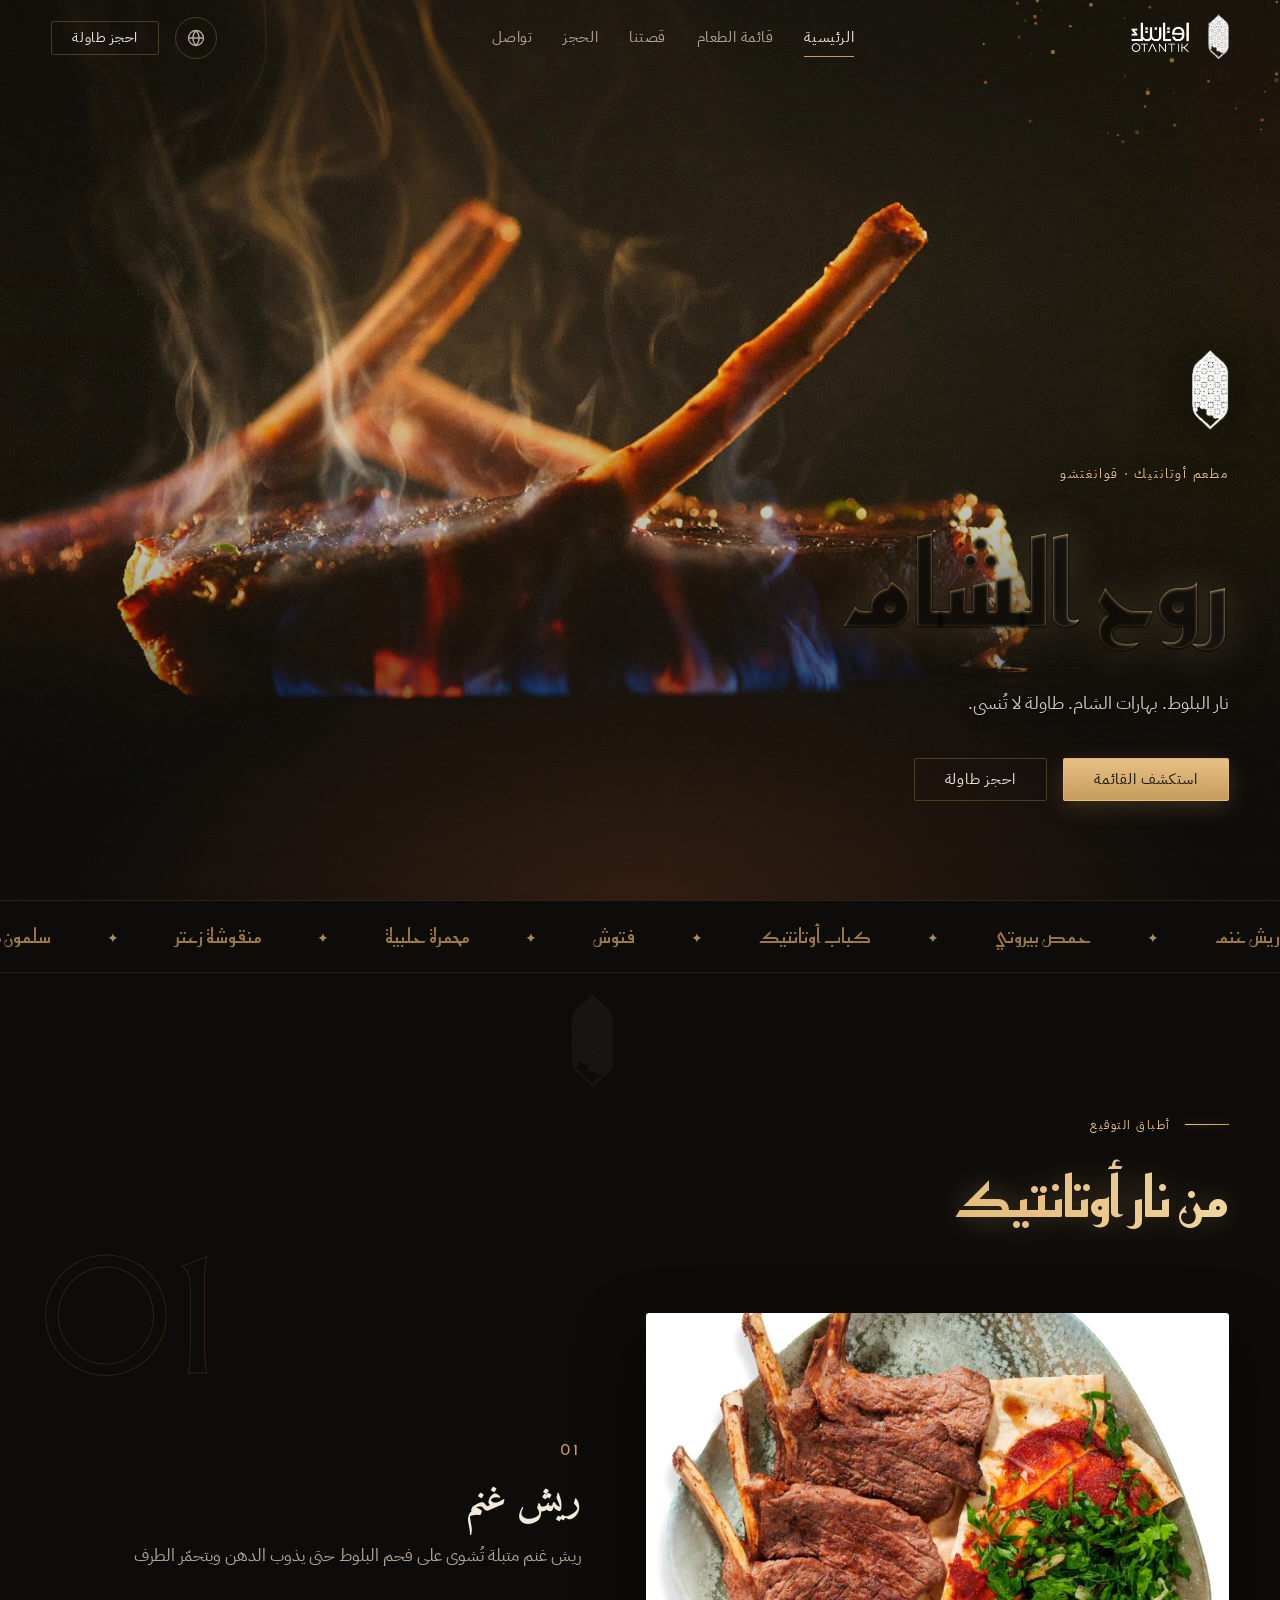
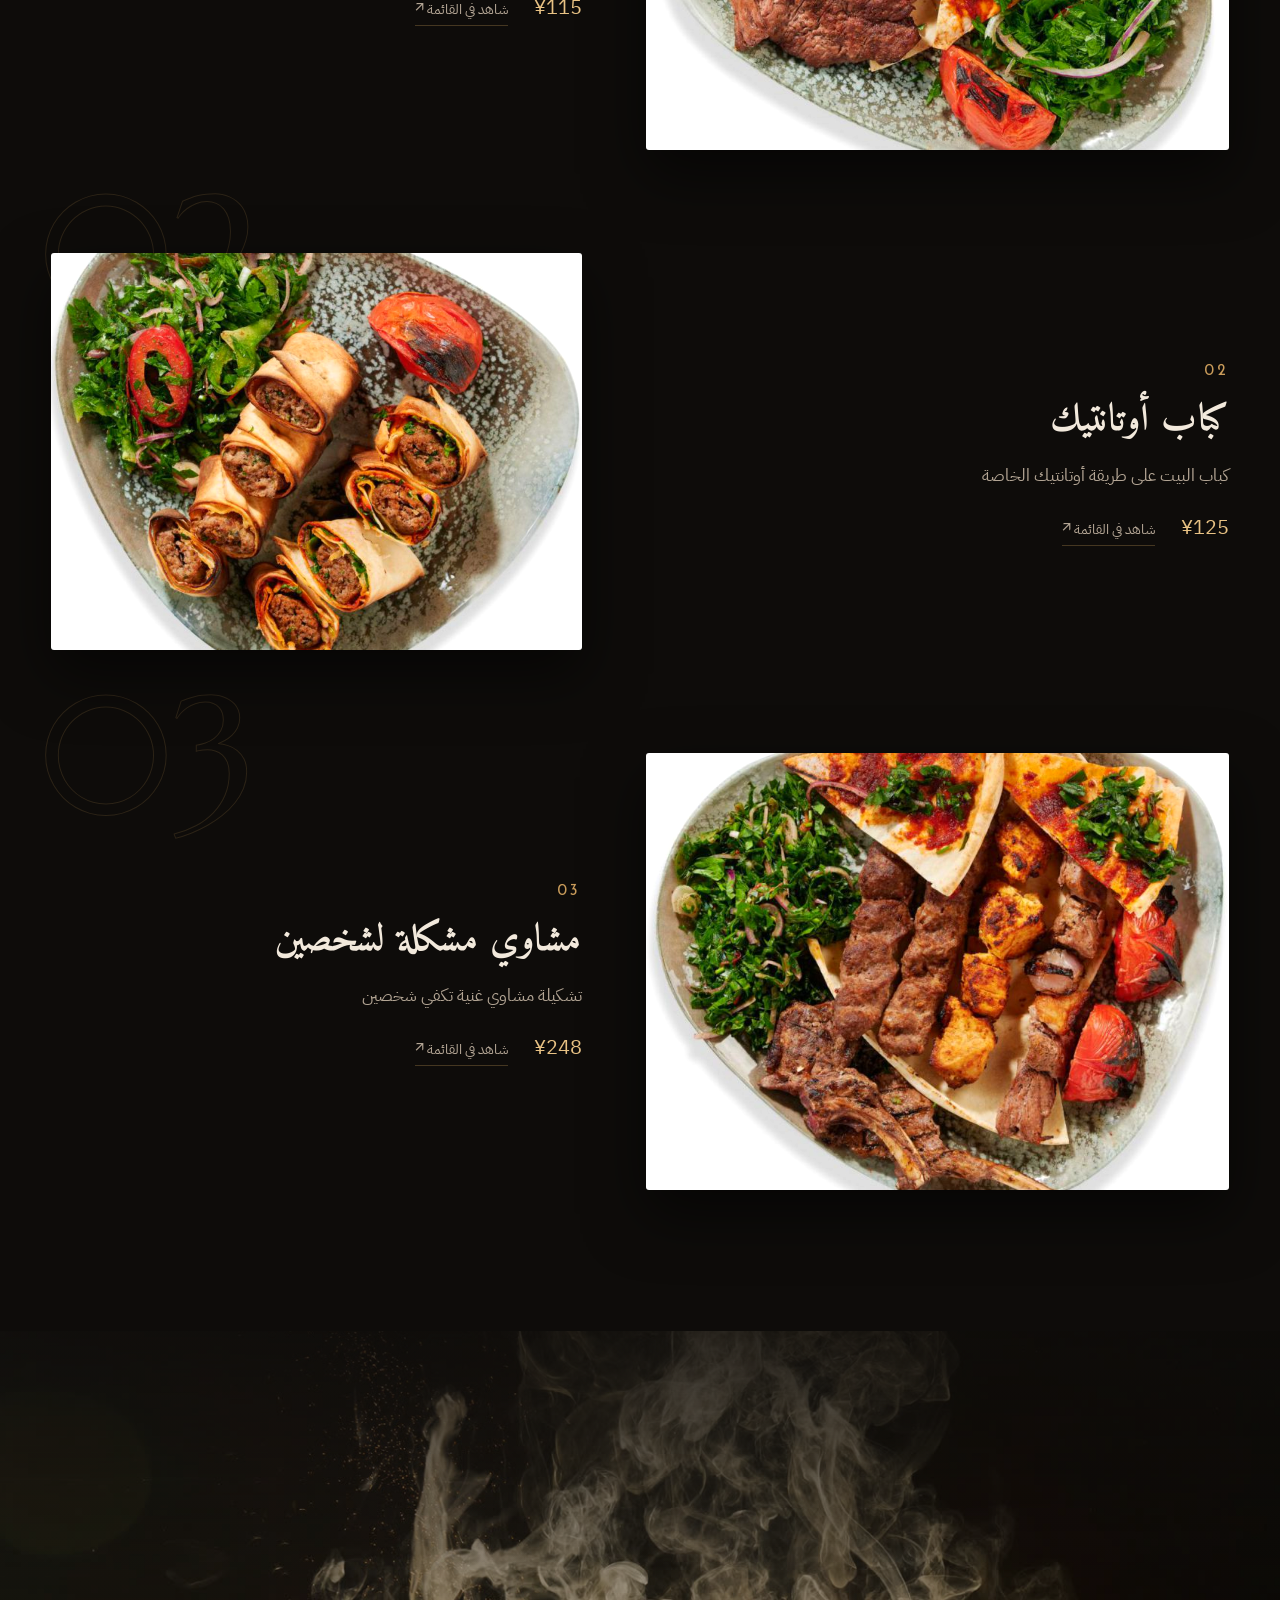
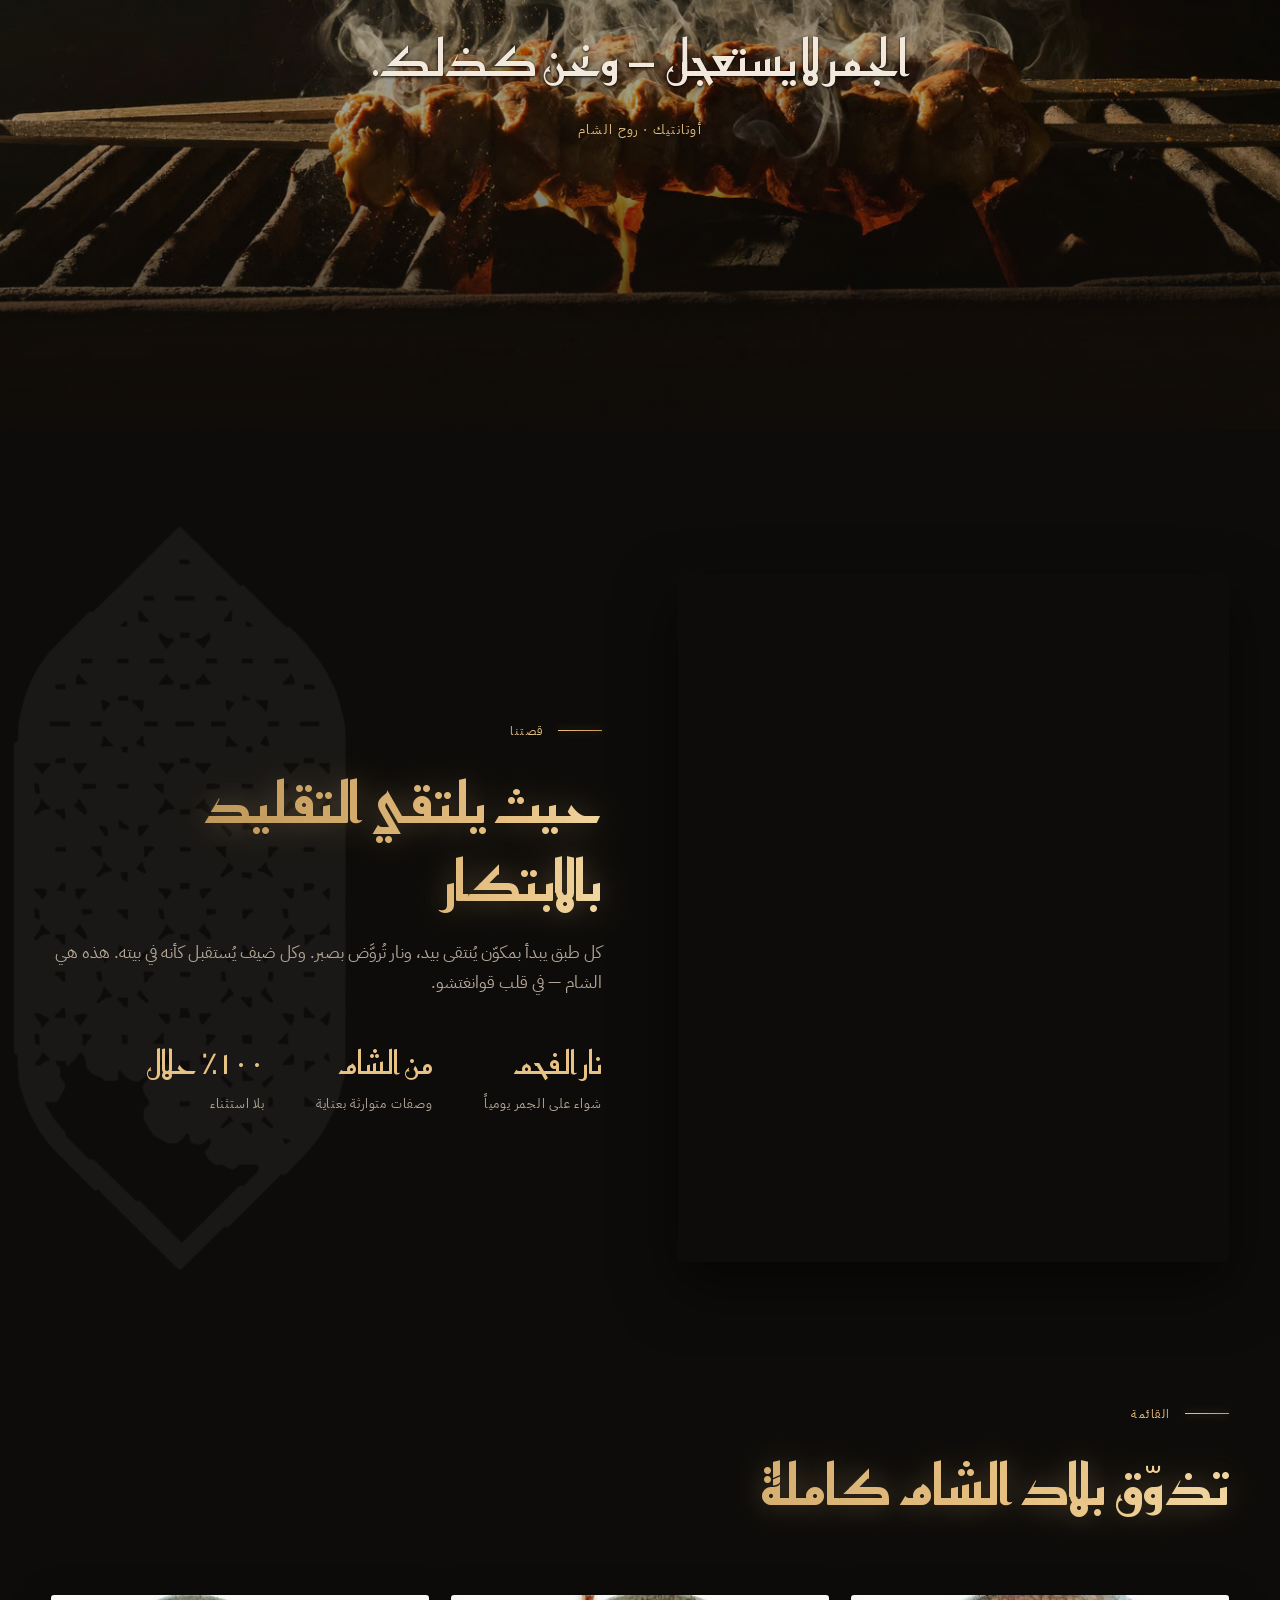
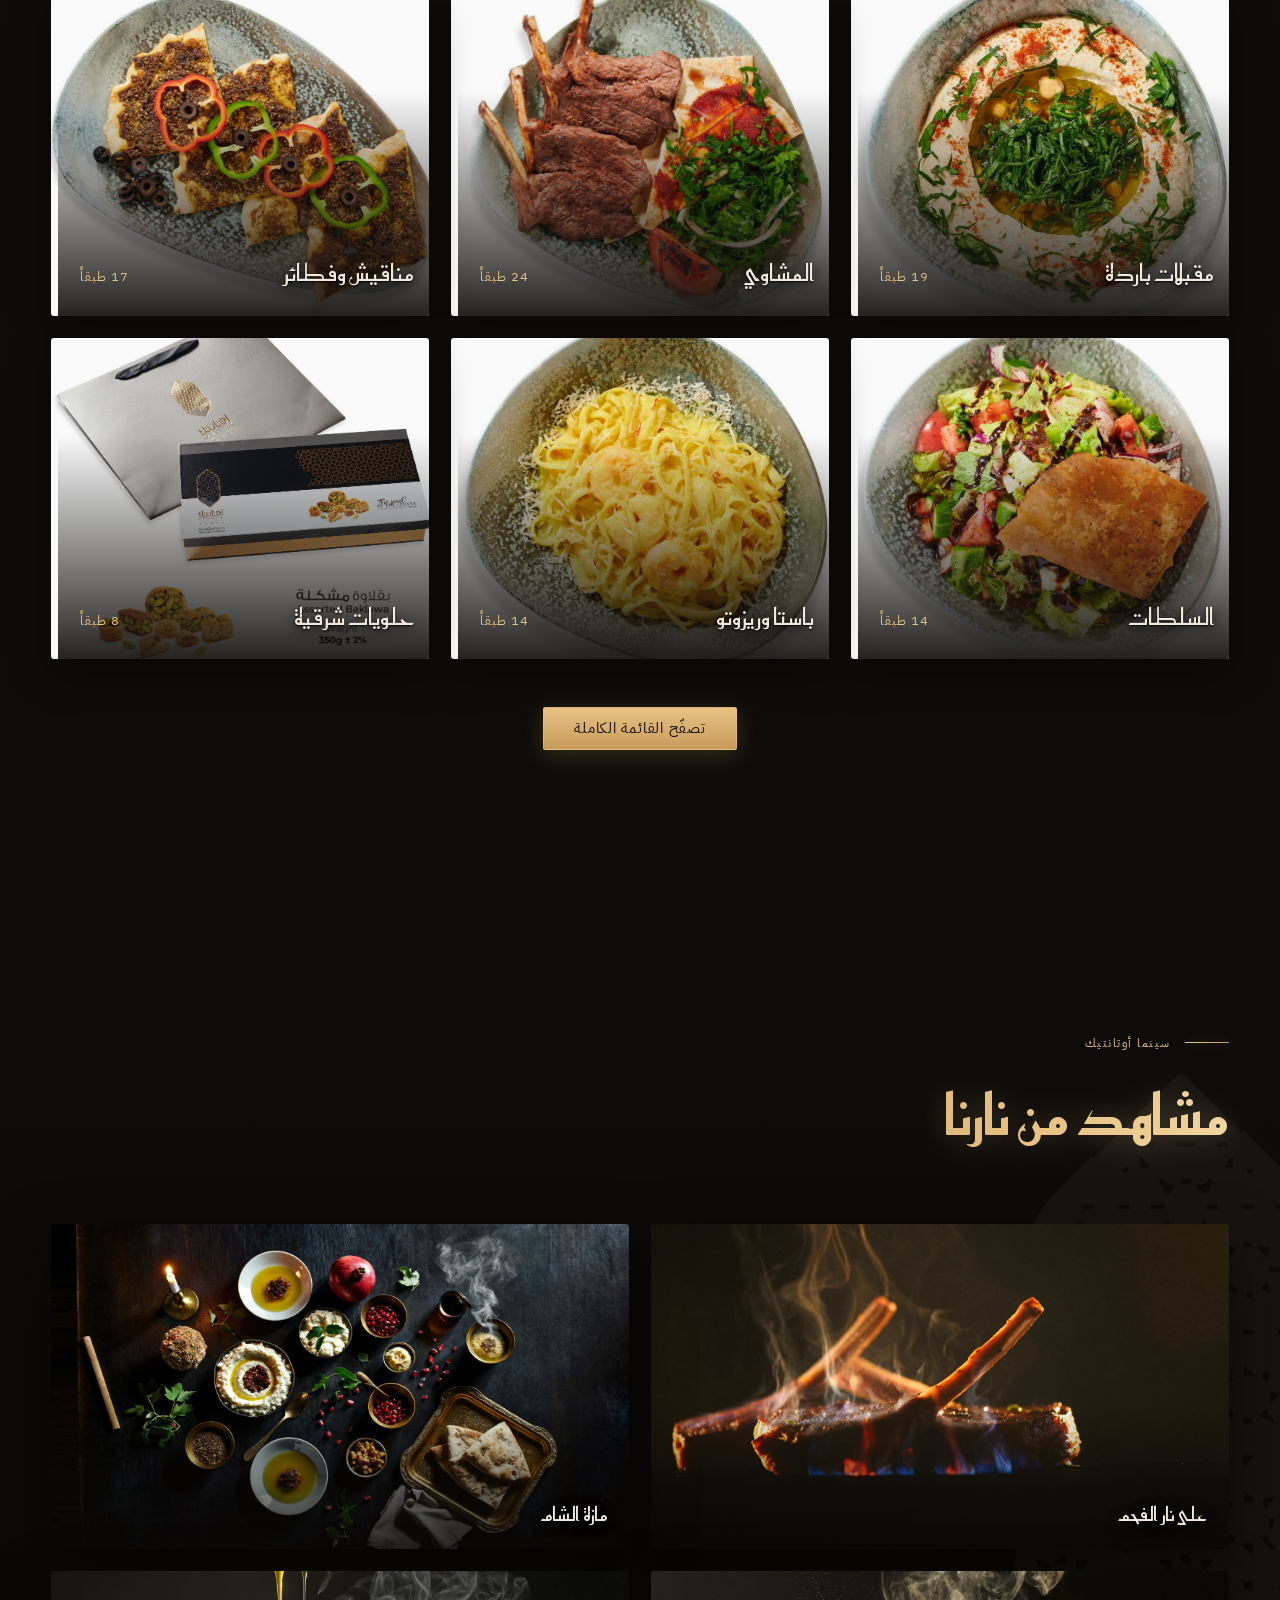
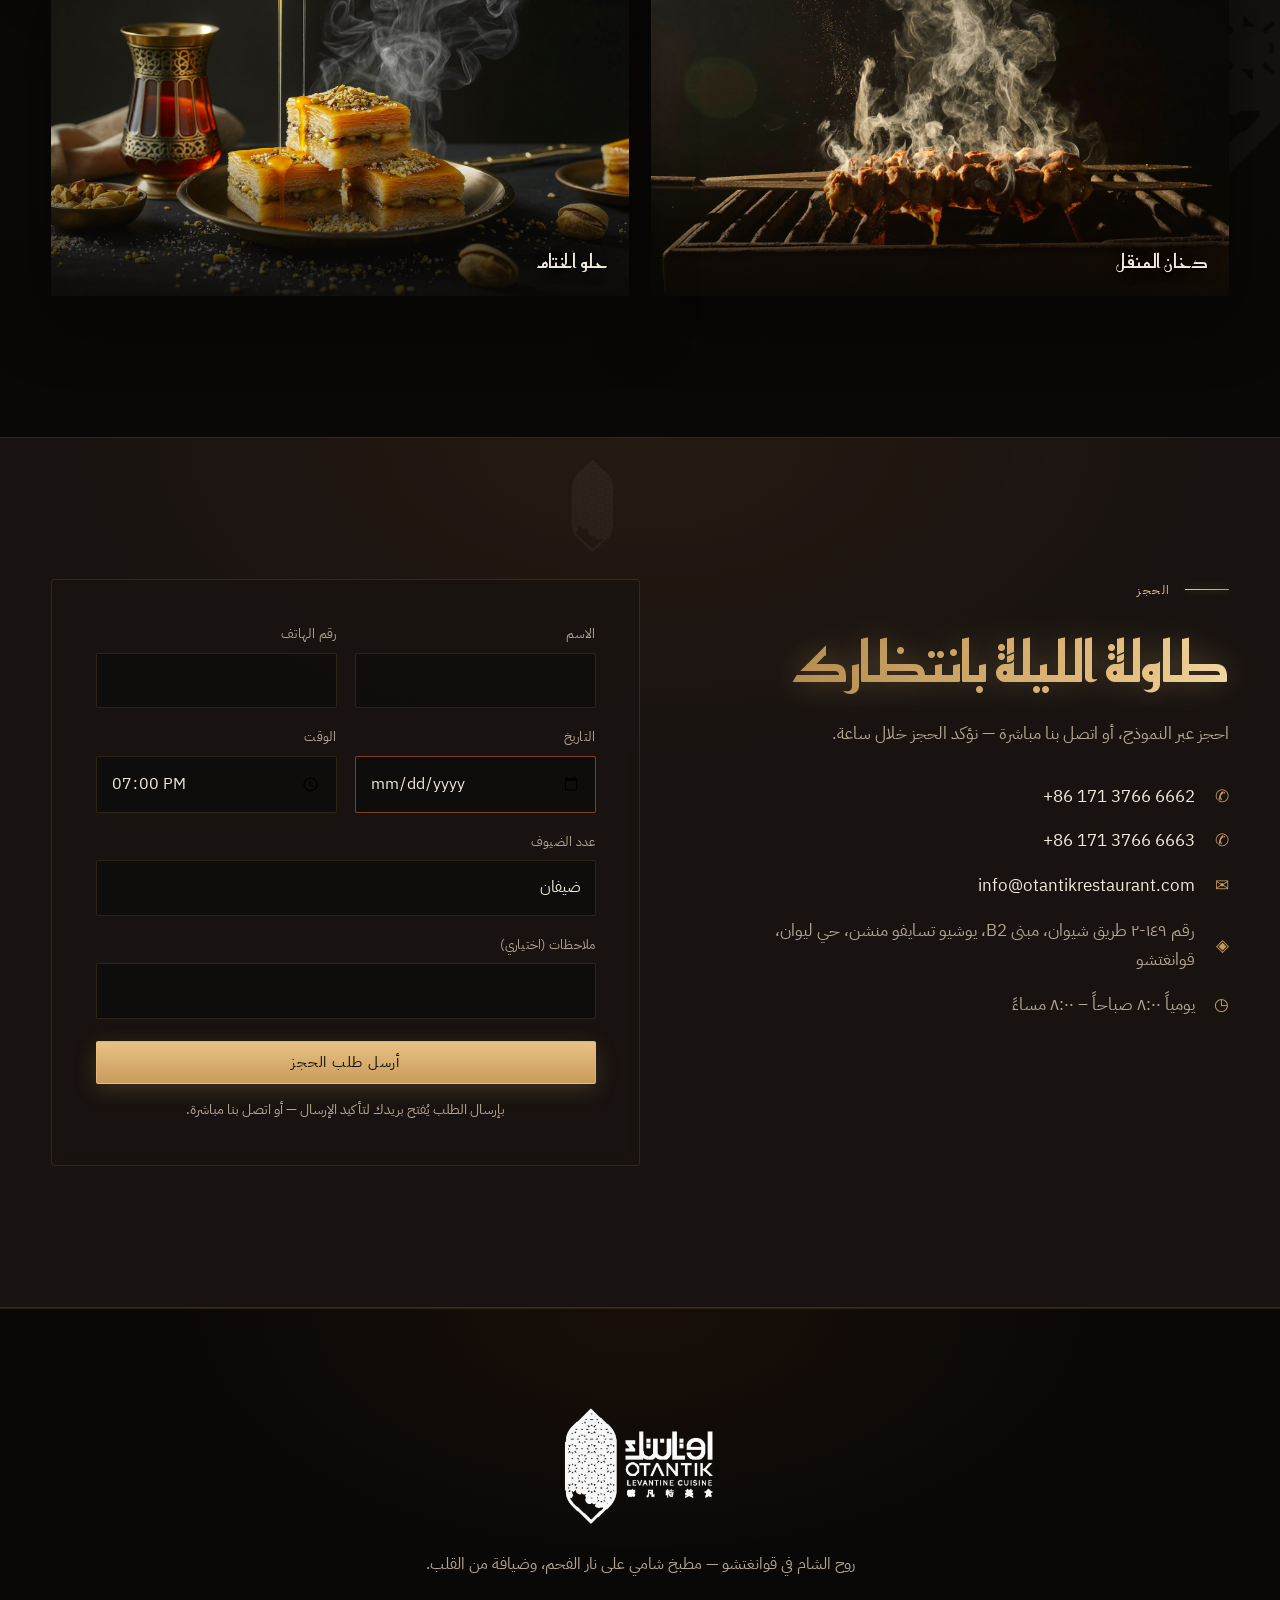
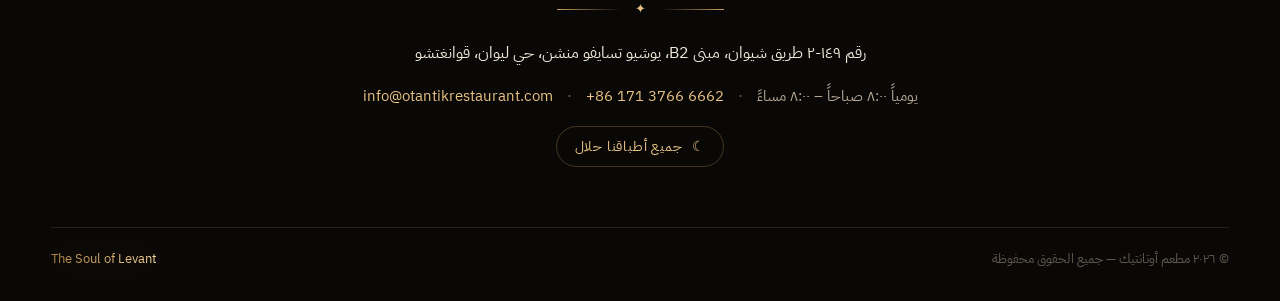
<file: index.html>
<!DOCTYPE html>
<html lang="ar" dir="rtl">
<head>
<meta charset="UTF-8">
<meta name="viewport" content="width=device-width, initial-scale=1.0">
<title>Otantik — روح الشام · The Soul of Levant</title>
<meta name="description" content="مطعم أوتانتيك — مطبخ شامي أصيل على نار الفحم في قلب قوانغتشو. Authentic Levantine charcoal cooking in Guangzhou.">
<meta property="og:title" content="Otantik — The Soul of Levant · Guangzhou">
<meta property="og:description" content="Authentic Levantine cooking over live charcoal — 183 dishes, all halal.">
<meta property="og:image" content="assets/img/poster-hero-grill.jpg">
<link rel="icon" type="image/png" href="assets/img/logo-mark.png">
<link rel="stylesheet" href="css/fonts.css">
<link rel="stylesheet" href="css/main.css?v=9">
</head>
<body data-page="home">

<div id="progress"></div>

<header class="site-header">
  <div class="header-inner">
    <a class="brand" href="index.html" aria-label="Otantik">
      <img class="mark" src="assets/img/logo-mark.png" alt="">
      <img class="word" src="assets/img/logo.png" alt="Otantik Restaurant">
    </a>
    <nav class="main-nav" aria-label="Main">
      <a href="index.html" class="active" data-i18n="nav.home"></a>
      <a href="menu.html" data-i18n="nav.menu"></a>
      <a href="#story" data-i18n="nav.story"></a>
      <a href="#reserve" data-i18n="nav.reserve"></a>
      <a href="#contact" data-i18n="nav.contact"></a>
    </nav>
    <div class="header-actions">
      <div class="lang-menu">
        <button class="lang-btn" id="lang-btn" aria-haspopup="menu" aria-expanded="false" aria-label="Change language">
          <svg viewBox="0 0 24 24" fill="none" stroke-width="1.6" stroke-linecap="round" stroke-linejoin="round" aria-hidden="true">
            <circle cx="12" cy="12" r="9"/>
            <path d="M3 12h18"/>
            <path d="M12 3c2.4 2.5 3.7 5.7 3.7 9s-1.3 6.5-3.7 9c-2.4-2.5-3.7-5.7-3.7-9s1.3-6.5 3.7-9z"/>
          </svg>
        </button>
        <div class="lang-panel" id="lang-panel" role="menu" aria-label="Language">
          <button class="lang-opt" data-lang="ar" role="menuitem">عربي<span class="dot"></span></button>
          <button class="lang-opt" data-lang="en" role="menuitem">English<span class="dot"></span></button>
          <button class="lang-opt" data-lang="zh" role="menuitem">中文<span class="dot"></span></button>
        </div>
      </div>
      <a class="btn btn-ghost btn-sm" href="#reserve" data-i18n="cta.reserve"></a>
      <button class="burger" aria-label="Menu"><span></span><span></span><span></span></button>
    </div>
  </div>
</header>

<div class="mobile-nav">
  <button class="close-nav" aria-label="Close">✕</button>
  <a href="index.html" data-i18n="nav.home"></a>
  <a href="menu.html" data-i18n="nav.menu"></a>
  <a href="#story" data-i18n="nav.story"></a>
  <a href="#contact" data-i18n="nav.contact"></a>
  <a class="btn btn-solid" href="#reserve" data-i18n="cta.reserve"></a>
</div>

<!-- ================= HERO ================= -->
<section class="hero">
  <div class="hero-media" data-parallax="6">
    <video autoplay muted loop playsinline preload="auto" poster="assets/img/poster-hero-grill.jpg">
      <source src="assets/video/hero-grill.mp4" type="video/mp4">
    </video>
  </div>
  <div class="hero-scrim"></div>
  <canvas id="embers"></canvas>
  <div class="hero-content wrap">
    <img class="hero-mark rv" src="assets/img/logo-mark.png" alt="">
    <p class="hero-kicker rv" data-i18n="hero.kicker"></p>
    <h1 class="hero-title gold-text" data-i18n="hero.title"></h1>
    <p class="hero-sub rv" data-rv-delay="0.3" data-i18n="hero.sub"></p>
    <div class="hero-ctas rv" data-rv-delay="0.45">
      <a class="btn btn-solid" href="menu.html" data-i18n="cta.menu"></a>
      <a class="btn btn-ghost" href="#reserve" data-i18n="cta.reserve"></a>
    </div>
  </div>
  <div class="scroll-cue" aria-hidden="true"></div>
</section>

<!-- ================= MARQUEE ================= -->
<div class="marquee" aria-hidden="true">
  <div class="marquee-track" id="marquee-track"></div>
</div>

<!-- ================= SIGNATURES ================= -->
<section class="section" id="signatures">
  <div class="gap-glow glow" aria-hidden="true">
    <div class="gap-glow-mark"></div>
    <span class="gap-spark" style="left:8%;animation-delay:0s"></span>
    <span class="gap-spark" style="left:23%;animation-delay:1.8s"></span>
    <span class="gap-spark" style="left:40%;animation-delay:3.4s"></span>
    <span class="gap-spark" style="left:59%;animation-delay:0.9s"></span>
    <span class="gap-spark" style="left:77%;animation-delay:2.6s"></span>
    <span class="gap-spark" style="left:92%;animation-delay:4.2s"></span>
  </div>
  <div class="wrap">
    <p class="eyebrow rv" data-i18n="sig.eyebrow"></p>
    <h2 class="h2 rv gold-text" data-i18n="sig.title"></h2>
    <div class="sig-rows" id="sig-rows"><!-- rendered by JS from menu data --></div>
  </div>
</section>

<!-- ================= FIRE STRIP ================= -->
<section class="fire-strip">
  <div class="fire-media" data-parallax="10">
    <video autoplay muted loop playsinline preload="metadata" poster="assets/img/poster-kebab.jpg">
      <source src="assets/video/kebab-smoke.mp4" type="video/mp4">
    </video>
  </div>
  <div class="scrim"></div>
  <div class="fire-quote">
    <blockquote class="rv" data-i18n="fire.quote"></blockquote>
    <p class="who rv" data-rv-delay="0.2" data-i18n="fire.who"></p>
  </div>
</section>

<!-- ================= STORY ================= -->
<section class="section" id="story">
  <div class="gap-glow glow no-mark" aria-hidden="true">
    <span class="gap-spark" style="left:12%;animation-delay:1.1s"></span>
    <span class="gap-spark" style="left:31%;animation-delay:3.9s"></span>
    <span class="gap-spark" style="left:55%;animation-delay:0.2s"></span>
    <span class="gap-spark" style="left:74%;animation-delay:2.8s"></span>
    <span class="gap-spark" style="left:90%;animation-delay:5.3s"></span>
  </div>
  <div class="wrap story-grid">
    <div class="story-media rv glow" data-wipe>
      <img src="assets/img/poster-mezze.jpg" alt="Levantine mezze table" loading="lazy">
    </div>
    <div class="story-body">
      <p class="eyebrow rv" data-i18n="story.eyebrow"></p>
      <h2 class="h2 rv gold-text" data-i18n="story.title"></h2>
      <p class="lead rv" data-rv-delay="0.15" data-i18n="story.body"></p>
      <div class="story-facts rv" data-rv-delay="0.3">
        <div class="fact"><div class="f-num" data-i18n="story.f1n"></div><div class="f-label" data-i18n="story.f1l"></div></div>
        <div class="fact"><div class="f-num" data-i18n="story.f2n"></div><div class="f-label" data-i18n="story.f2l"></div></div>
        <div class="fact"><div class="f-num" data-i18n="story.f3n"></div><div class="f-label" data-i18n="story.f3l"></div></div>
      </div>
    </div>
  </div>
</section>

<!-- ================= CATEGORY TEASER ================= -->
<section class="section" id="categories" style="padding-top:0">
  <div class="wrap">
    <p class="eyebrow rv" data-i18n="cats.eyebrow"></p>
    <h2 class="h2 rv gold-text" data-i18n="cats.title"></h2>
    <div class="cat-grid" id="cat-grid"><!-- rendered by JS --></div>
    <div class="menu-cta-row rv"><a class="btn btn-solid" href="menu.html" data-i18n="cta.fullmenu"></a></div>
  </div>
</section>

<!-- ================= CINEMA (bottom promos) ================= -->
<section class="section cinema" id="cinema">
  <div class="wrap">
    <p class="eyebrow rv" data-i18n="cinema.eyebrow"></p>
    <h2 class="h2 rv gold-text" data-i18n="cinema.title"></h2>
    <div class="cinema-grid">
      <figure class="clip glow rv">
        <video autoplay muted loop playsinline preload="metadata" poster="assets/img/poster-hero-grill.jpg">
          <source src="assets/video/hero-grill.mp4" type="video/mp4">
        </video>
        <div class="veil"></div>
        <figcaption class="clip-label" data-i18n="cinema.c1"></figcaption>
      </figure>
      <figure class="clip glow rv" data-rv-delay="0.1">
        <video autoplay muted loop playsinline preload="metadata" poster="assets/img/poster-mezze.jpg">
          <source src="assets/video/mezze-table.mp4" type="video/mp4">
        </video>
        <div class="veil"></div>
        <figcaption class="clip-label" data-i18n="cinema.c2"></figcaption>
      </figure>
      <figure class="clip glow rv" data-rv-delay="0.15">
        <video autoplay muted loop playsinline preload="metadata" poster="assets/img/poster-kebab.jpg">
          <source src="assets/video/kebab-smoke.mp4" type="video/mp4">
        </video>
        <div class="veil"></div>
        <figcaption class="clip-label" data-i18n="cinema.c3"></figcaption>
      </figure>
      <figure class="clip glow rv" data-rv-delay="0.2">
        <video autoplay muted loop playsinline preload="metadata" poster="assets/img/poster-baklava.jpg">
          <source src="assets/video/baklava-tea.mp4" type="video/mp4">
        </video>
        <div class="veil"></div>
        <figcaption class="clip-label" data-i18n="cinema.c4"></figcaption>
      </figure>
    </div>
  </div>
</section>

<!-- ================= RESERVE ================= -->
<section class="section reserve" id="reserve">
  <div class="gap-glow glow" aria-hidden="true">
    <div class="gap-glow-mark"></div>
    <span class="gap-spark" style="left:10%;animation-delay:2.4s"></span>
    <span class="gap-spark" style="left:28%;animation-delay:0.6s"></span>
    <span class="gap-spark" style="left:47%;animation-delay:4.4s"></span>
    <span class="gap-spark" style="left:68%;animation-delay:1.5s"></span>
    <span class="gap-spark" style="left:86%;animation-delay:3.2s"></span>
  </div>
  <div class="wrap reserve-grid">
    <div class="reserve-info">
      <p class="eyebrow rv" data-i18n="res.eyebrow"></p>
      <h2 class="h2 rv gold-text" data-i18n="res.title"></h2>
      <p class="lead rv" data-i18n="res.sub"></p>
      <div class="contact-lines rv">
        <div class="c-line"><span class="ico">✆</span><a href="tel:+8617137666662" dir="ltr">+86 171 3766 6662</a></div>
        <div class="c-line"><span class="ico">✆</span><a href="tel:+8617137666663" dir="ltr">+86 171 3766 6663</a></div>
        <div class="c-line"><span class="ico">✉</span><a href="mailto:info@otantikrestaurant.com">info@otantikrestaurant.com</a></div>
        <div class="c-line"><span class="ico">◈</span><span data-i18n="foot.addr"></span></div>
        <div class="c-line"><span class="ico">◷</span><span data-i18n="foot.hours"></span></div>
      </div>
    </div>
    <form class="res-form rv" id="res-form" novalidate>
      <div class="form-fields">
        <div class="form-grid">
          <div class="field"><label for="rf-name" data-i18n="res.name"></label><input id="rf-name" name="name" type="text" required autocomplete="name" placeholder=" "></div>
          <div class="field"><label for="rf-phone" data-i18n="res.phone"></label><input id="rf-phone" name="phone" type="tel" required autocomplete="tel" placeholder=" " dir="ltr"></div>
          <div class="field"><label for="rf-date" data-i18n="res.date"></label><input id="rf-date" name="date" type="date" required></div>
          <div class="field"><label for="rf-time" data-i18n="res.time"></label><input id="rf-time" name="time" type="time" required min="08:00" max="20:00" value="19:00"></div>
          <div class="field full"><label for="rf-guests" data-i18n="res.guests"></label>
            <select id="rf-guests" name="guests">
              <option value="1" data-i18n="g1"></option>
              <option value="2" selected data-i18n="g2"></option>
              <option value="3" data-i18n="g3"></option>
              <option value="4" data-i18n="g4"></option>
              <option value="5" data-i18n="g5"></option>
              <option value="6" data-i18n="g6"></option>
              <option value="7+" data-i18n="g7"></option>
            </select>
          </div>
          <div class="field full"><label for="rf-note" data-i18n="res.note"></label><input id="rf-note" name="note" type="text" placeholder=" "></div>
        </div>
        <button class="btn btn-solid" type="submit" data-i18n="res.submit"></button>
        <p class="form-note" data-i18n="res.notetext"></p>
      </div>
      <div class="form-success" role="status">
        <div class="big" data-i18n="res.okbig"></div>
        <p data-i18n="res.oktext"></p>
      </div>
    </form>
  </div>
</section>

<!-- ================= FOOTER ================= -->
<footer class="site-footer" id="contact">
  <div class="wrap foot-center">
    <img class="lockup" src="assets/img/logo-lockup.png" alt="Otantik — Levantine Cuisine">
    <p class="foot-tag" data-i18n="foot.tag"></p>
    <div class="foot-orn" aria-hidden="true"><span></span>✦<span></span></div>
    <p class="foot-addr" data-i18n="foot.addr"></p>
    <div class="foot-meta">
      <span data-i18n="foot.hours"></span>
      <span class="dot">·</span>
      <a href="tel:+8617137666662" dir="ltr">+86 171 3766 6662</a>
      <span class="dot">·</span>
      <a href="mailto:info@otantikrestaurant.com">info@otantikrestaurant.com</a>
    </div>
    <div class="halal-badge">☾ <span data-i18n="foot.halal"></span></div>
    <div class="footer-base">
      <span data-i18n="foot.rights"></span>
      <span class="gold-text" data-i18n="foot.soul"></span>
    </div>
  </div>
</footer>

<nav class="action-bar" aria-label="Quick actions">
  <div class="ab-inner">
    <a href="tel:+8617137666662">
      <svg viewBox="0 0 24 24" fill="none" stroke-width="1.8" stroke-linecap="round" stroke-linejoin="round" aria-hidden="true"><path d="M22 16.9v3a2 2 0 0 1-2.2 2 19.8 19.8 0 0 1-8.6-3.1 19.5 19.5 0 0 1-6-6A19.8 19.8 0 0 1 2.1 4.2 2 2 0 0 1 4.1 2h3a2 2 0 0 1 2 1.7c.1 1 .4 2 .7 2.9a2 2 0 0 1-.4 2.1L8.1 10a16 16 0 0 0 6 6l1.3-1.3a2 2 0 0 1 2.1-.4c.9.3 1.9.6 2.9.7a2 2 0 0 1 1.6 2z"/></svg>
      <span data-i18n="ab.call"></span>
    </a>
    <a class="ab-primary" href="#reserve">
      <svg viewBox="0 0 24 24" fill="none" stroke-width="1.8" stroke-linecap="round" stroke-linejoin="round" aria-hidden="true"><rect x="3" y="4" width="18" height="18" rx="2"/><line x1="16" y1="2" x2="16" y2="6"/><line x1="8" y1="2" x2="8" y2="6"/><line x1="3" y1="10" x2="21" y2="10"/></svg>
      <span data-i18n="cta.reserve"></span>
    </a>
    <a href="menu.html">
      <svg viewBox="0 0 24 24" fill="none" stroke-width="1.8" stroke-linecap="round" stroke-linejoin="round" aria-hidden="true"><path d="M3 6h18"/><path d="M3 12h18"/><path d="M3 18h12"/></svg>
      <span data-i18n="nav.menu"></span>
    </a>
  </div>
</nav>

<script src="js/vendor/gsap.min.js"></script>
<script src="js/vendor/ScrollTrigger.min.js"></script>
<script src="js/vendor/lenis.min.js"></script>
<script src="js/menu-data.js"></script>
<script src="js/main.js?v=8"></script>
<script>
/* home-only rendering: signatures, category cards, marquee (localized) */
(function () {
  var SIG_SLUGS = ["lamb-chops", "otantik-kebab", "mix-grill-2-person"];
  var CAT_CARDS = [
    { id: "cold", img: "assets/img/menu/hummus-beirut.jpg" },
    { id: "grill", img: "assets/img/menu/lamb-chops.jpg" },
    { id: "manakish", img: "assets/img/menu/zaatar-pie.jpg" },
    { id: "salads", img: "assets/img/menu/fatoush.jpg" },
    { id: "pasta", img: "assets/img/menu/linguine-shrimp-saffron.jpg" },
    { id: "sweets", img: "assets/img/menu/mix-baklava-350-g.jpg" }
  ];
  var MENU = window.OTANTIK_MENU;

  function renderHome() {
    var L = window.OTANTIK_I18N.lang;
    var t = window.OTANTIK_I18N.t;

    var rows = document.getElementById("sig-rows");
    if (rows && MENU) {
      rows.innerHTML = SIG_SLUGS.map(function (slug, i) {
        var it = MENU.items.filter(function (x) { return x.slug === slug; })[0];
        if (!it) return "";
        return '<div class="sig-row">' +
          '<span class="sig-ghost" aria-hidden="true" data-parallax="16">0' + (i + 1) + '</span>' +
          '<div class="sig-media rv glow"><img src="' + it.img + '" alt="' + it.name[L] + '" loading="lazy" data-fv-cap="' + it.name[L] + '  ·  ¥' + it.price + '"></div>' +
          '<div class="sig-body">' +
            '<div class="num rv">0' + (i + 1) + '</div>' +
            '<h3 class="rv">' + it.name[L] + "</h3>" +
            '<p class="rv">' + it.desc[L] + "</p>" +
            '<div class="rv"><span class="sig-price">¥' + it.price + '</span>' +
            '<a class="sig-link" href="menu.html#' + it.slug + '">' + t("sig.link") + " ↗</a></div>" +
          "</div></div>";
      }).join("");
    }

    var grid = document.getElementById("cat-grid");
    if (grid && MENU) {
      grid.innerHTML = CAT_CARDS.map(function (cc) {
        var c = MENU.categories.filter(function (x) { return x.id === cc.id; })[0];
        var n = MENU.items.filter(function (x) { return x.cat === cc.id; }).length;
        return '<a class="cat-card rv glow" href="menu.html#' + cc.id + '">' +
          '<img src="' + cc.img + '" alt="' + c.name[L] + '" loading="lazy">' +
          '<div class="veil"></div>' +
          '<div class="cc-label"><span class="cc-name">' + c.name[L] + '</span><span class="cc-count">' + n + " " + t("cats.dishes") + "</span></div>" +
        "</a>";
      }).join("");
    }

    var mq = document.getElementById("marquee-track");
    if (mq && MENU) {
      var names = ["lamb-chops", "hummus-beirut", "otantik-kebab", "fatoush", "muhammara", "zaatar-pie", "grilled-salmon", "mix-baklava-350-g", "vine-leaves-with-oil", "toshka"]
        .map(function (s) {
          var it = MENU.items.filter(function (x) { return x.slug === s; })[0];
          return it ? it.name[L] : "";
        }).filter(Boolean);
      var half = names.map(function (n) { return "<span>" + n + "</span>"; }).join("");
      mq.innerHTML = half + half; /* duplicated for seamless loop */
    }

    /* re-run reveal animation binding for newly injected .rv nodes */
    if (window.gsap && !window.matchMedia("(prefers-reduced-motion: reduce)").matches) {
      document.querySelectorAll("#sig-rows .rv, #cat-grid.rv, #cat-grid .rv").forEach(function (el) {
        gsap.fromTo(el, { opacity: 0, y: 34 }, {
          opacity: 1, y: 0, duration: 1.05, ease: "power3.out",
          scrollTrigger: { trigger: el, start: "top 90%", once: true }
        });
      });
      if (window.ScrollTrigger) ScrollTrigger.refresh();
    } else {
      document.querySelectorAll("#sig-rows .rv, #cat-grid .rv").forEach(function (el) {
        el.style.opacity = 1; el.style.transform = "none";
      });
    }
    if (window.OTANTIK_BIND_MOTION) window.OTANTIK_BIND_MOTION(document.getElementById("sig-rows"));
  }

  document.addEventListener("otantik:lang", renderHome);
  document.addEventListener("DOMContentLoaded", renderHome);

  /* tap a signature dish photo → full-screen view */
  document.addEventListener("click", function (e) {
    var img = e.target.closest(".sig-media img");
    if (img && window.OTANTIK_FULLVIEW) {
      window.OTANTIK_FULLVIEW(img.getAttribute("src"), img.getAttribute("data-fv-cap") || "");
    }
  });
})();
</script>
</body>
</html>
</file>
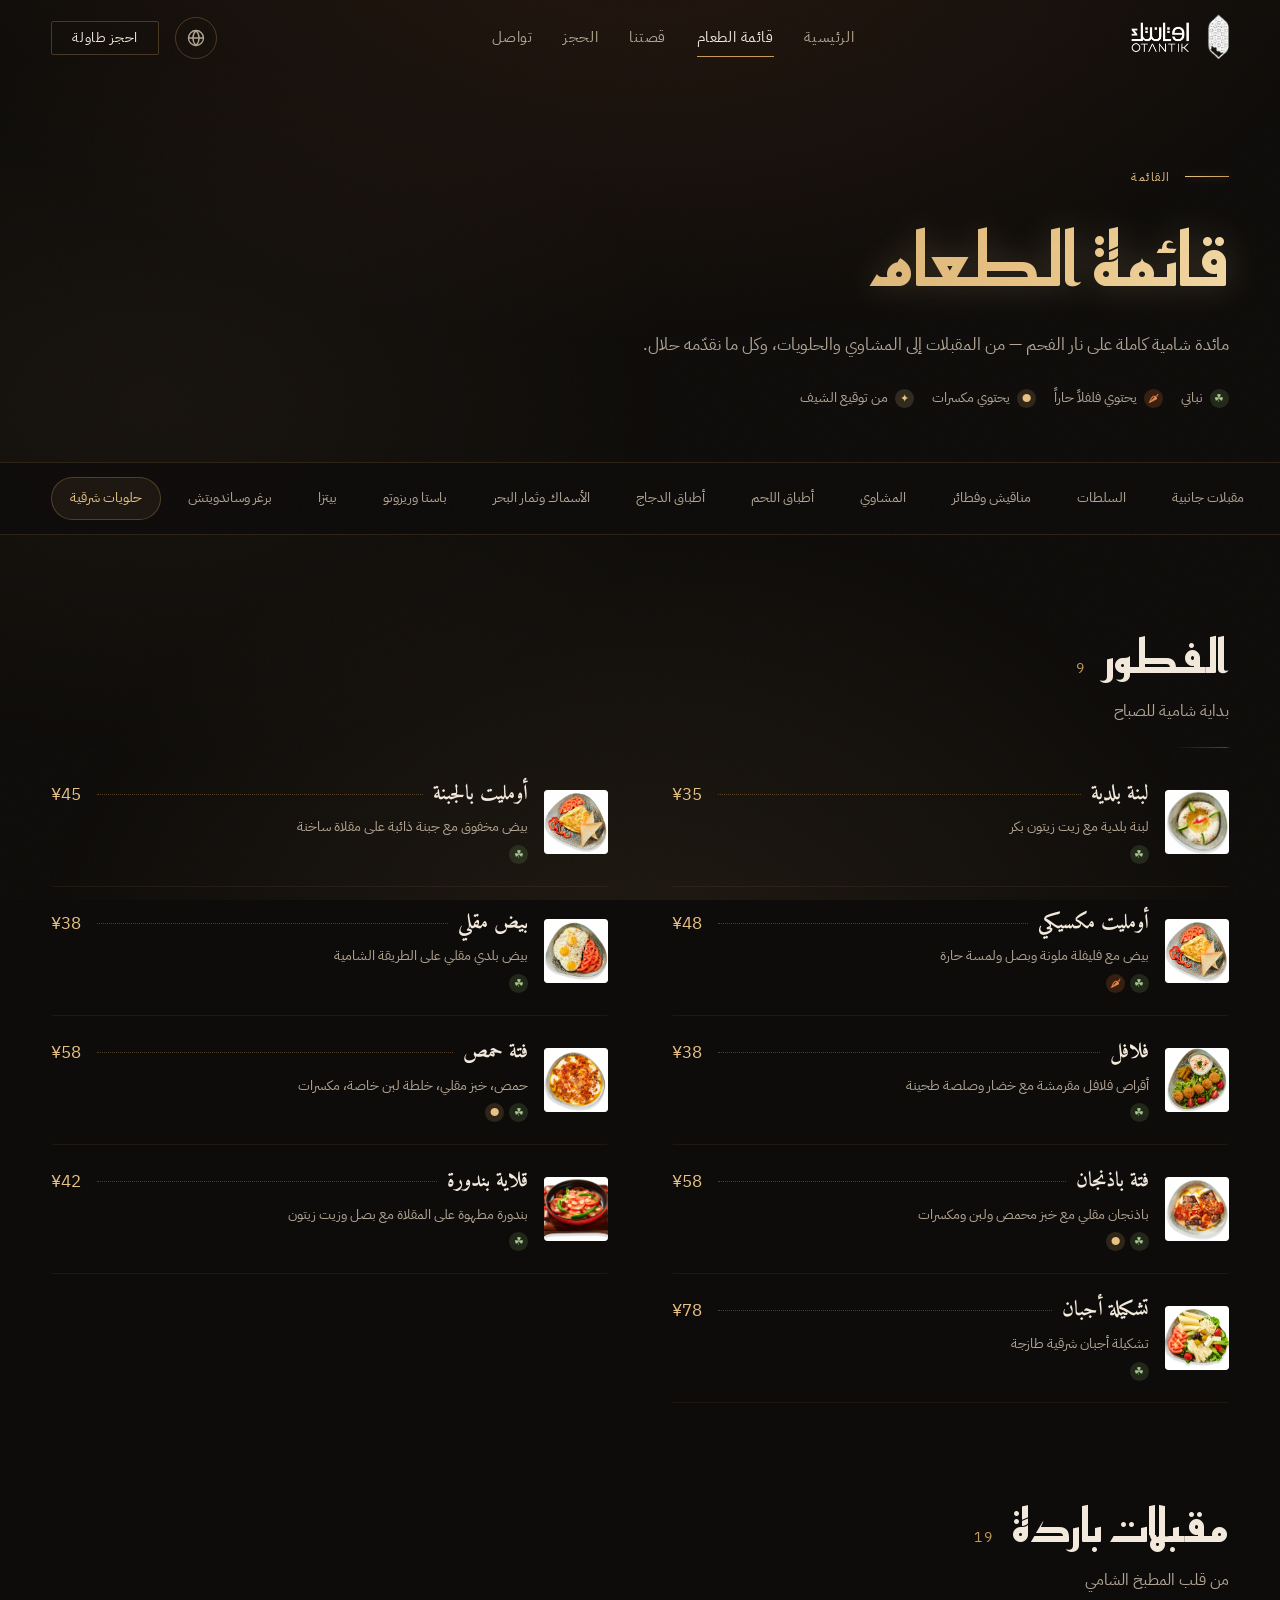
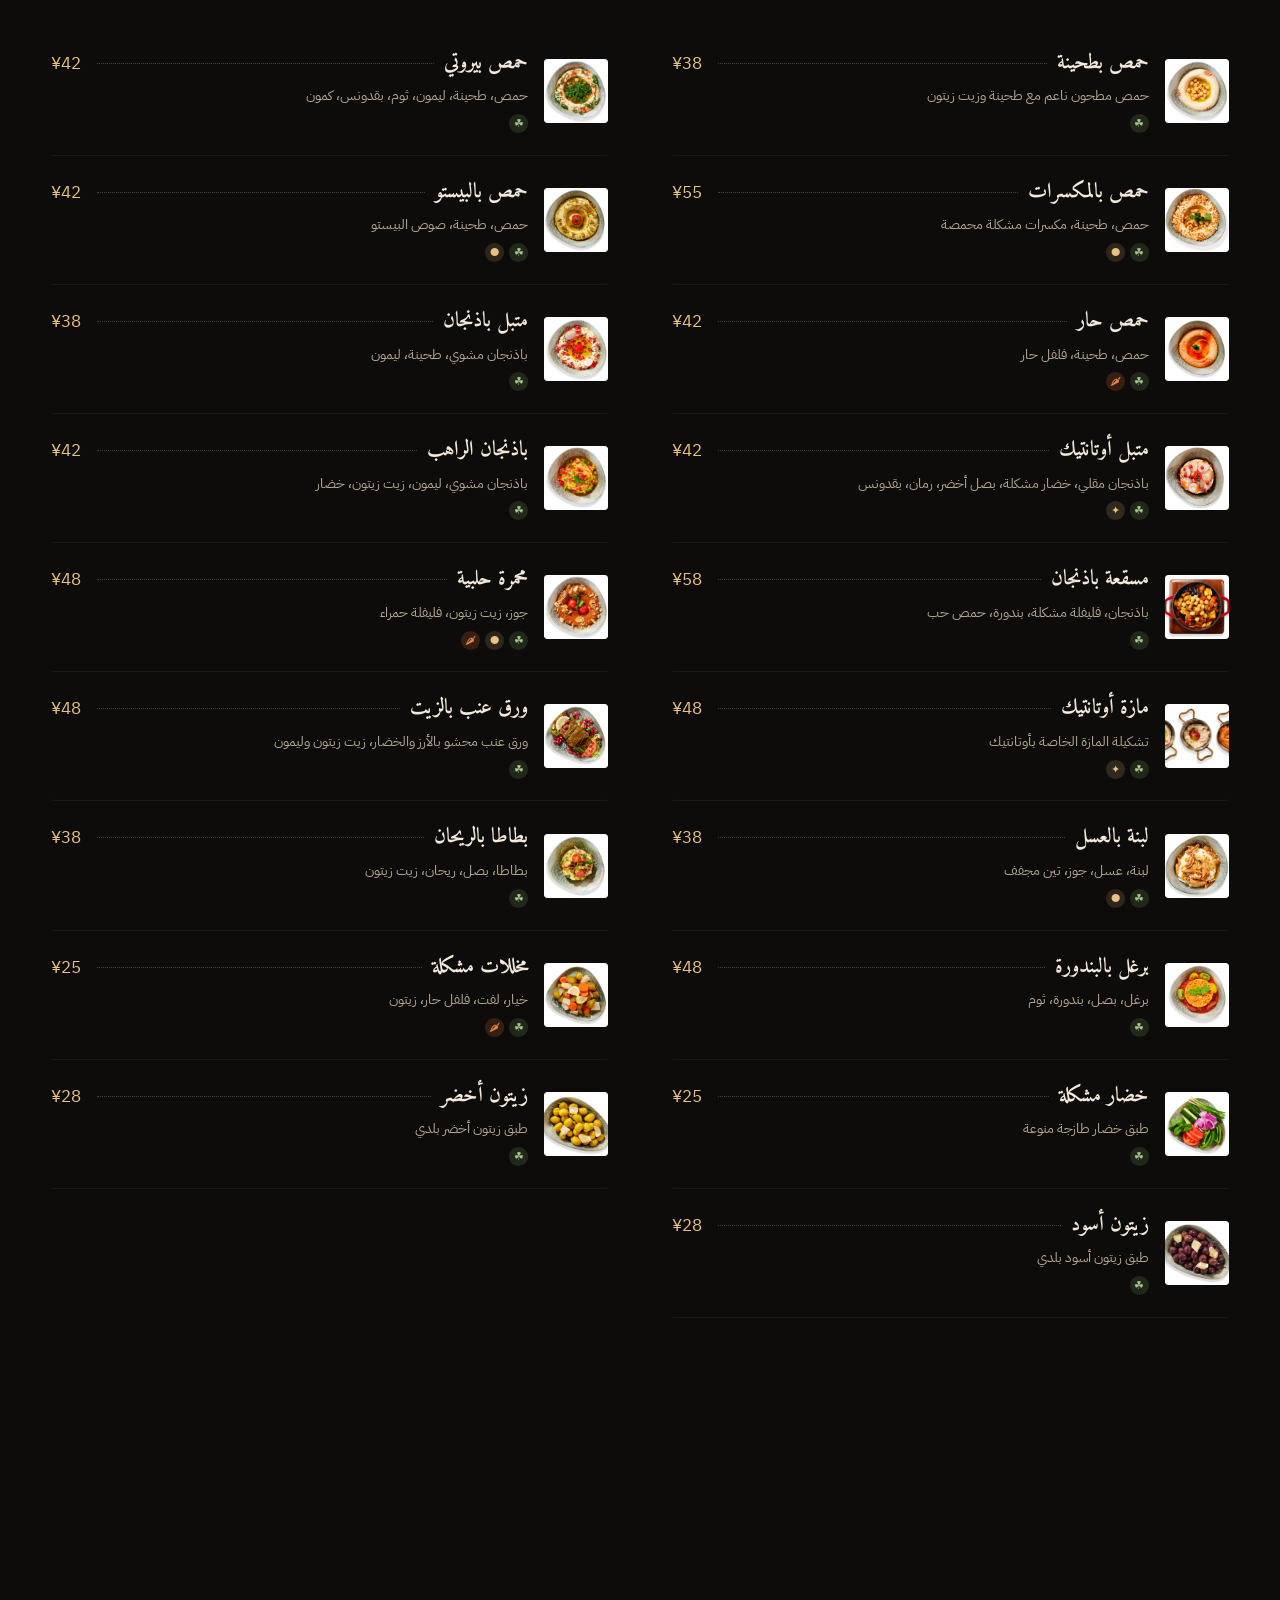
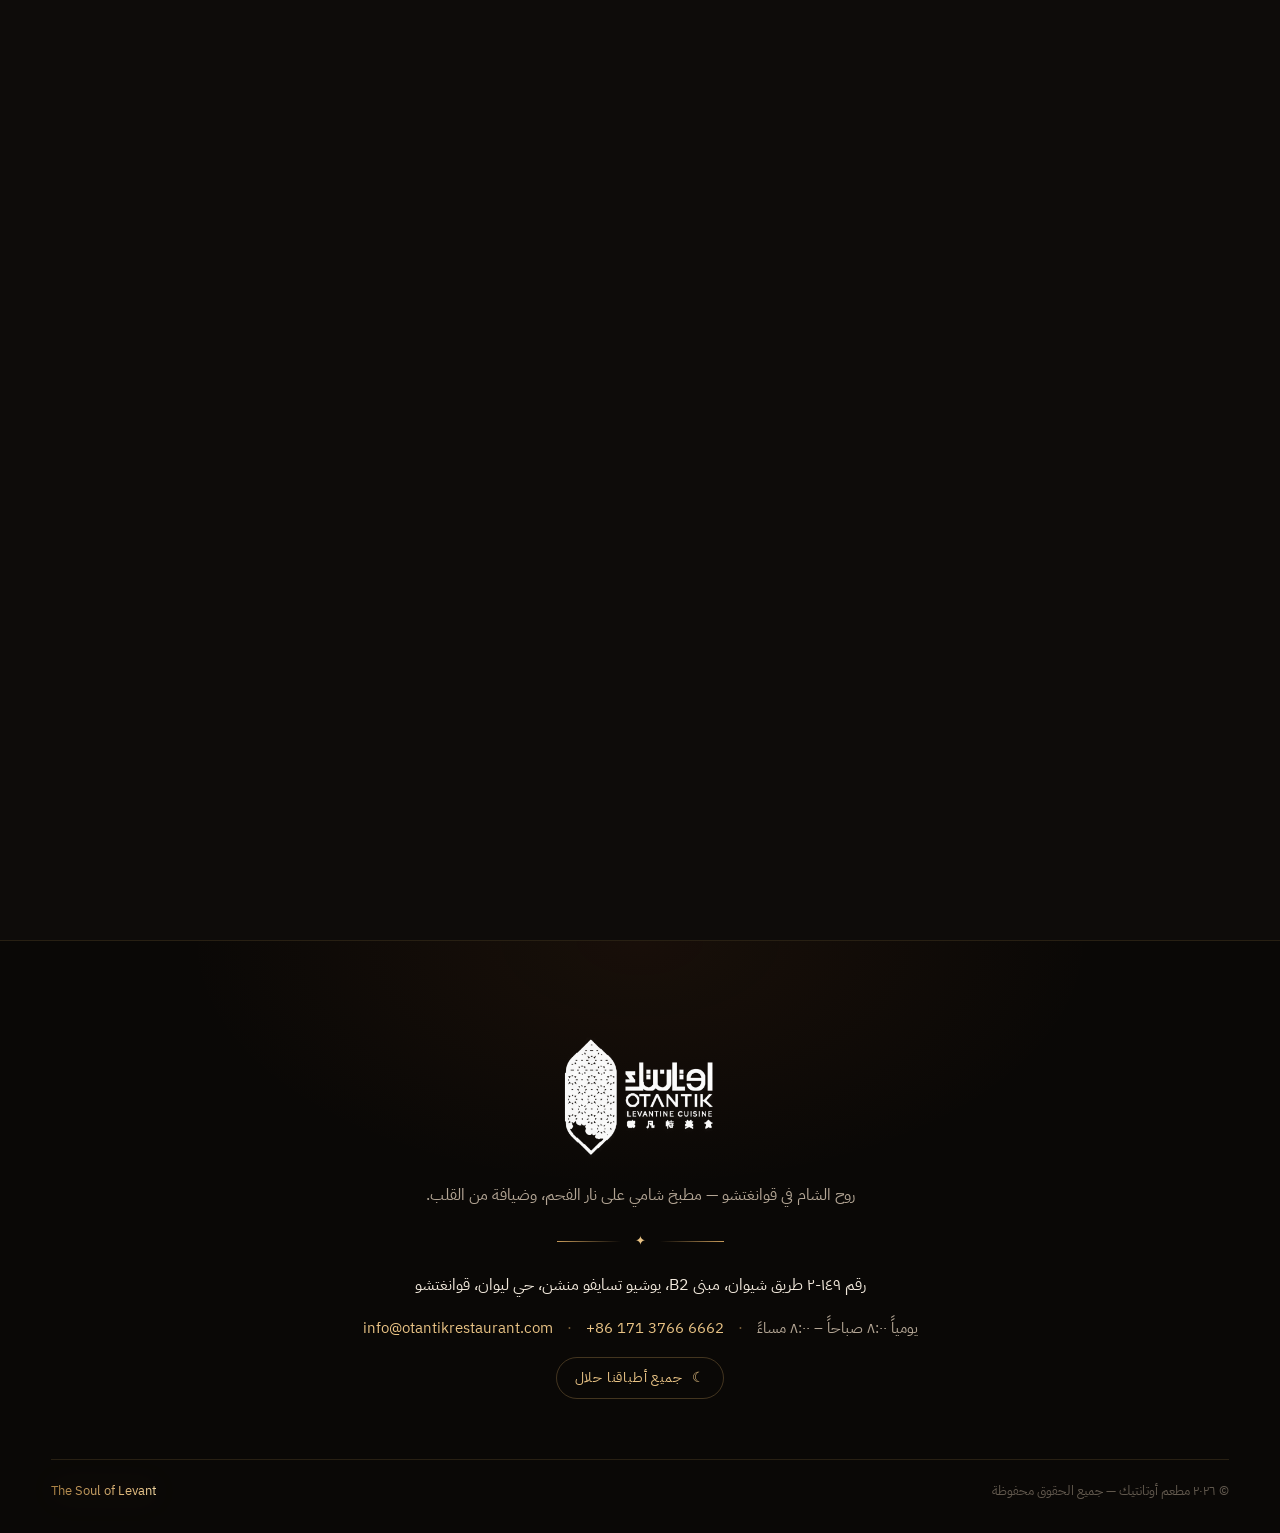
<file: menu.html>
<!DOCTYPE html>
<html lang="ar" dir="rtl">
<head>
<meta charset="UTF-8">
<meta name="viewport" content="width=device-width, initial-scale=1.0">
<title>قائمة الطعام — Otantik · The Soul of Levant</title>
<meta name="description" content="قائمة مطعم أوتانتيك — ١٨٣ طبقاً شامياً حلالاً في قوانغتشو. The full Otantik menu — 183 halal Levantine dishes.">
<meta property="og:title" content="The Menu — Otantik · Guangzhou">
<meta property="og:image" content="assets/img/poster-mezze.jpg">
<link rel="icon" type="image/png" href="assets/img/logo-mark.png">
<link rel="stylesheet" href="css/fonts.css">
<link rel="stylesheet" href="css/main.css?v=9">
</head>
<body data-page="menu">

<div id="progress"></div>

<header class="site-header scrolled">
  <div class="header-inner">
    <a class="brand" href="index.html" aria-label="Otantik">
      <img class="mark" src="assets/img/logo-mark.png" alt="">
      <img class="word" src="assets/img/logo.png" alt="Otantik Restaurant">
    </a>
    <nav class="main-nav" aria-label="Main">
      <a href="index.html" data-i18n="nav.home"></a>
      <a href="menu.html" class="active" data-i18n="nav.menu"></a>
      <a href="index.html#story" data-i18n="nav.story"></a>
      <a href="index.html#reserve" data-i18n="nav.reserve"></a>
      <a href="index.html#contact" data-i18n="nav.contact"></a>
    </nav>
    <div class="header-actions">
      <div class="lang-menu">
        <button class="lang-btn" id="lang-btn" aria-haspopup="menu" aria-expanded="false" aria-label="Change language">
          <svg viewBox="0 0 24 24" fill="none" stroke-width="1.6" stroke-linecap="round" stroke-linejoin="round" aria-hidden="true">
            <circle cx="12" cy="12" r="9"/>
            <path d="M3 12h18"/>
            <path d="M12 3c2.4 2.5 3.7 5.7 3.7 9s-1.3 6.5-3.7 9c-2.4-2.5-3.7-5.7-3.7-9s1.3-6.5 3.7-9z"/>
          </svg>
        </button>
        <div class="lang-panel" id="lang-panel" role="menu" aria-label="Language">
          <button class="lang-opt" data-lang="ar" role="menuitem">عربي<span class="dot"></span></button>
          <button class="lang-opt" data-lang="en" role="menuitem">English<span class="dot"></span></button>
          <button class="lang-opt" data-lang="zh" role="menuitem">中文<span class="dot"></span></button>
        </div>
      </div>
      <a class="btn btn-ghost btn-sm" href="index.html#reserve" data-i18n="cta.reserve"></a>
      <button class="burger" aria-label="Menu"><span></span><span></span><span></span></button>
    </div>
  </div>
</header>

<div class="mobile-nav">
  <button class="close-nav" aria-label="Close">✕</button>
  <a href="index.html" data-i18n="nav.home"></a>
  <a href="menu.html" data-i18n="nav.menu"></a>
  <a href="index.html#story" data-i18n="nav.story"></a>
  <a href="index.html#contact" data-i18n="nav.contact"></a>
  <a class="btn btn-solid" href="index.html#reserve" data-i18n="cta.reserve"></a>
</div>

<!-- ================= MENU HERO ================= -->
<section class="menu-hero">
  <div class="wrap">
    <p class="eyebrow" data-i18n="cats.eyebrow"></p>
    <h1 class="h1 gold-text" data-i18n="menu.title"></h1>
    <p class="lead" data-i18n="menu.sub"></p>
    <div class="menu-meta">
      <div class="legend">
        <span><span class="tag-ico tag-veg">☘</span><em data-i18n="legend.veg" style="font-style:normal"></em></span>
        <span><span class="tag-ico tag-spicy">🌶</span><em data-i18n="legend.spicy" style="font-style:normal"></em></span>
        <span><span class="tag-ico tag-nuts">●</span><em data-i18n="legend.nuts" style="font-style:normal"></em></span>
        <span><span class="tag-ico tag-sig">✦</span><em data-i18n="legend.sig" style="font-style:normal"></em></span>
      </div>
    </div>
  </div>
</section>

<!-- ================= CATEGORY RAIL ================= -->
<nav class="cat-rail" aria-label="Menu categories">
  <div class="rail-inner">
    <div class="menu-search">
      <input id="menu-search" type="search" data-i18n-ph="menu.search" data-i18n-aria="menu.search">
      <span class="s-ico">⌕</span>
    </div>
    <div class="chips" style="display:flex;gap:8px"></div>
  </div>
</nav>

<!-- ================= SECTIONS ================= -->
<main class="menu-body">
  <div id="menu-sections"></div>
  <p class="menu-empty" data-i18n="menu.empty"></p>
</main>

<!-- ================= LIGHTBOX ================= -->
<div class="lightbox" id="lightbox" role="dialog" aria-modal="true" aria-hidden="true">
  <div class="lb-card"></div>
</div>

<!-- ================= FOOTER ================= -->
<footer class="site-footer" id="contact">
  <div class="wrap foot-center">
    <img class="lockup" src="assets/img/logo-lockup.png" alt="Otantik — Levantine Cuisine">
    <p class="foot-tag" data-i18n="foot.tag"></p>
    <div class="foot-orn" aria-hidden="true"><span></span>✦<span></span></div>
    <p class="foot-addr" data-i18n="foot.addr"></p>
    <div class="foot-meta">
      <span data-i18n="foot.hours"></span>
      <span class="dot">·</span>
      <a href="tel:+8617137666662" dir="ltr">+86 171 3766 6662</a>
      <span class="dot">·</span>
      <a href="mailto:info@otantikrestaurant.com">info@otantikrestaurant.com</a>
    </div>
    <div class="halal-badge">☾ <span data-i18n="foot.halal"></span></div>
    <div class="footer-base">
      <span data-i18n="foot.rights"></span>
      <span class="gold-text" data-i18n="foot.soul"></span>
    </div>
  </div>
</footer>

<nav class="action-bar" aria-label="Quick actions">
  <div class="ab-inner">
    <a href="tel:+8617137666662">
      <svg viewBox="0 0 24 24" fill="none" stroke-width="1.8" stroke-linecap="round" stroke-linejoin="round" aria-hidden="true"><path d="M22 16.9v3a2 2 0 0 1-2.2 2 19.8 19.8 0 0 1-8.6-3.1 19.5 19.5 0 0 1-6-6A19.8 19.8 0 0 1 2.1 4.2 2 2 0 0 1 4.1 2h3a2 2 0 0 1 2 1.7c.1 1 .4 2 .7 2.9a2 2 0 0 1-.4 2.1L8.1 10a16 16 0 0 0 6 6l1.3-1.3a2 2 0 0 1 2.1-.4c.9.3 1.9.6 2.9.7a2 2 0 0 1 1.6 2z"/></svg>
      <span data-i18n="ab.call"></span>
    </a>
    <a class="ab-primary" href="index.html#reserve">
      <svg viewBox="0 0 24 24" fill="none" stroke-width="1.8" stroke-linecap="round" stroke-linejoin="round" aria-hidden="true"><rect x="3" y="4" width="18" height="18" rx="2"/><line x1="16" y1="2" x2="16" y2="6"/><line x1="8" y1="2" x2="8" y2="6"/><line x1="3" y1="10" x2="21" y2="10"/></svg>
      <span data-i18n="cta.reserve"></span>
    </a>
    <a class="on" href="menu.html">
      <svg viewBox="0 0 24 24" fill="none" stroke-width="1.8" stroke-linecap="round" stroke-linejoin="round" aria-hidden="true"><path d="M3 6h18"/><path d="M3 12h18"/><path d="M3 18h12"/></svg>
      <span data-i18n="nav.menu"></span>
    </a>
  </div>
</nav>

<script src="js/vendor/gsap.min.js"></script>
<script src="js/vendor/ScrollTrigger.min.js"></script>
<script src="js/vendor/lenis.min.js"></script>
<script src="js/menu-data.js"></script>
<script src="js/main.js?v=8"></script>
<script src="js/menu.js?v=8"></script>
</body>
</html>
</file>
<file: css/fonts.css>
/* arabic */
@font-face {
  font-family: 'Amiri';
  font-style: italic;
  font-weight: 400;
  font-display: swap;
  src: url(../assets/fonts/amiri-J7afnpd8CGxBHpUrhLQY66NL.woff2) format('woff2');
  unicode-range: U+0600-06FF, U+0750-077F, U+0870-088E, U+0890-0891, U+0897-08E1, U+08E3-08FF, U+200C-200E, U+2010-2011, U+204F, U+2E41, U+FB50-FDFF, U+FE70-FE74, U+FE76-FEFC, U+102E0-102FB, U+10E60-10E7E, U+10EC2-10EC4, U+10EFC-10EFF, U+1EE00-1EE03, U+1EE05-1EE1F, U+1EE21-1EE22, U+1EE24, U+1EE27, U+1EE29-1EE32, U+1EE34-1EE37, U+1EE39, U+1EE3B, U+1EE42, U+1EE47, U+1EE49, U+1EE4B, U+1EE4D-1EE4F, U+1EE51-1EE52, U+1EE54, U+1EE57, U+1EE59, U+1EE5B, U+1EE5D, U+1EE5F, U+1EE61-1EE62, U+1EE64, U+1EE67-1EE6A, U+1EE6C-1EE72, U+1EE74-1EE77, U+1EE79-1EE7C, U+1EE7E, U+1EE80-1EE89, U+1EE8B-1EE9B, U+1EEA1-1EEA3, U+1EEA5-1EEA9, U+1EEAB-1EEBB, U+1EEF0-1EEF1;
}
/* latin-ext */
@font-face {
  font-family: 'Amiri';
  font-style: italic;
  font-weight: 400;
  font-display: swap;
  src: url(../assets/fonts/amiri-J7afnpd8CGxBHpUrhL8Y66NL.woff2) format('woff2');
  unicode-range: U+0100-02BA, U+02BD-02C5, U+02C7-02CC, U+02CE-02D7, U+02DD-02FF, U+0304, U+0308, U+0329, U+1D00-1DBF, U+1E00-1E9F, U+1EF2-1EFF, U+2020, U+20A0-20AB, U+20AD-20C0, U+2113, U+2C60-2C7F, U+A720-A7FF;
}
/* latin */
@font-face {
  font-family: 'Amiri';
  font-style: italic;
  font-weight: 400;
  font-display: swap;
  src: url(../assets/fonts/amiri-J7afnpd8CGxBHpUrhLEY6w.woff2) format('woff2');
  unicode-range: U+0000-00FF, U+0131, U+0152-0153, U+02BB-02BC, U+02C6, U+02DA, U+02DC, U+0304, U+0308, U+0329, U+2000-206F, U+20AC, U+2122, U+2191, U+2193, U+2212, U+2215, U+FEFF, U+FFFD;
}
/* arabic */
@font-face {
  font-family: 'Amiri';
  font-style: normal;
  font-weight: 400;
  font-display: swap;
  src: url(../assets/fonts/amiri-J7aRnpd8CGxBHpUrtLMA7w.woff2) format('woff2');
  unicode-range: U+0600-06FF, U+0750-077F, U+0870-088E, U+0890-0891, U+0897-08E1, U+08E3-08FF, U+200C-200E, U+2010-2011, U+204F, U+2E41, U+FB50-FDFF, U+FE70-FE74, U+FE76-FEFC, U+102E0-102FB, U+10E60-10E7E, U+10EC2-10EC4, U+10EFC-10EFF, U+1EE00-1EE03, U+1EE05-1EE1F, U+1EE21-1EE22, U+1EE24, U+1EE27, U+1EE29-1EE32, U+1EE34-1EE37, U+1EE39, U+1EE3B, U+1EE42, U+1EE47, U+1EE49, U+1EE4B, U+1EE4D-1EE4F, U+1EE51-1EE52, U+1EE54, U+1EE57, U+1EE59, U+1EE5B, U+1EE5D, U+1EE5F, U+1EE61-1EE62, U+1EE64, U+1EE67-1EE6A, U+1EE6C-1EE72, U+1EE74-1EE77, U+1EE79-1EE7C, U+1EE7E, U+1EE80-1EE89, U+1EE8B-1EE9B, U+1EEA1-1EEA3, U+1EEA5-1EEA9, U+1EEAB-1EEBB, U+1EEF0-1EEF1;
}
/* latin-ext */
@font-face {
  font-family: 'Amiri';
  font-style: normal;
  font-weight: 400;
  font-display: swap;
  src: url(../assets/fonts/amiri-J7aRnpd8CGxBHpUgtLMA7w.woff2) format('woff2');
  unicode-range: U+0100-02BA, U+02BD-02C5, U+02C7-02CC, U+02CE-02D7, U+02DD-02FF, U+0304, U+0308, U+0329, U+1D00-1DBF, U+1E00-1E9F, U+1EF2-1EFF, U+2020, U+20A0-20AB, U+20AD-20C0, U+2113, U+2C60-2C7F, U+A720-A7FF;
}
/* latin */
@font-face {
  font-family: 'Amiri';
  font-style: normal;
  font-weight: 400;
  font-display: swap;
  src: url(../assets/fonts/amiri-J7aRnpd8CGxBHpUutLM.woff2) format('woff2');
  unicode-range: U+0000-00FF, U+0131, U+0152-0153, U+02BB-02BC, U+02C6, U+02DA, U+02DC, U+0304, U+0308, U+0329, U+2000-206F, U+20AC, U+2122, U+2191, U+2193, U+2212, U+2215, U+FEFF, U+FFFD;
}
/* arabic */
@font-face {
  font-family: 'Amiri';
  font-style: normal;
  font-weight: 700;
  font-display: swap;
  src: url(../assets/fonts/amiri-J7acnpd8CGxBHp2VkaY6zp5yGw.woff2) format('woff2');
  unicode-range: U+0600-06FF, U+0750-077F, U+0870-088E, U+0890-0891, U+0897-08E1, U+08E3-08FF, U+200C-200E, U+2010-2011, U+204F, U+2E41, U+FB50-FDFF, U+FE70-FE74, U+FE76-FEFC, U+102E0-102FB, U+10E60-10E7E, U+10EC2-10EC4, U+10EFC-10EFF, U+1EE00-1EE03, U+1EE05-1EE1F, U+1EE21-1EE22, U+1EE24, U+1EE27, U+1EE29-1EE32, U+1EE34-1EE37, U+1EE39, U+1EE3B, U+1EE42, U+1EE47, U+1EE49, U+1EE4B, U+1EE4D-1EE4F, U+1EE51-1EE52, U+1EE54, U+1EE57, U+1EE59, U+1EE5B, U+1EE5D, U+1EE5F, U+1EE61-1EE62, U+1EE64, U+1EE67-1EE6A, U+1EE6C-1EE72, U+1EE74-1EE77, U+1EE79-1EE7C, U+1EE7E, U+1EE80-1EE89, U+1EE8B-1EE9B, U+1EEA1-1EEA3, U+1EEA5-1EEA9, U+1EEAB-1EEBB, U+1EEF0-1EEF1;
}
/* latin-ext */
@font-face {
  font-family: 'Amiri';
  font-style: normal;
  font-weight: 700;
  font-display: swap;
  src: url(../assets/fonts/amiri-J7acnpd8CGxBHp2VkaYxzp5yGw.woff2) format('woff2');
  unicode-range: U+0100-02BA, U+02BD-02C5, U+02C7-02CC, U+02CE-02D7, U+02DD-02FF, U+0304, U+0308, U+0329, U+1D00-1DBF, U+1E00-1E9F, U+1EF2-1EFF, U+2020, U+20A0-20AB, U+20AD-20C0, U+2113, U+2C60-2C7F, U+A720-A7FF;
}
/* latin */
@font-face {
  font-family: 'Amiri';
  font-style: normal;
  font-weight: 700;
  font-display: swap;
  src: url(../assets/fonts/amiri-J7acnpd8CGxBHp2VkaY_zp4.woff2) format('woff2');
  unicode-range: U+0000-00FF, U+0131, U+0152-0153, U+02BB-02BC, U+02C6, U+02DA, U+02DC, U+0304, U+0308, U+0329, U+2000-206F, U+20AC, U+2122, U+2191, U+2193, U+2212, U+2215, U+FEFF, U+FFFD;
}
/* cyrillic-ext */
@font-face {
  font-family: 'Cormorant Garamond';
  font-style: italic;
  font-weight: 500;
  font-display: swap;
  src: url(../assets/fonts/cormorantgaramond-co3smX5slCNuHLi8bLeY9MK7whWMhyjYrGFEsdtdc62E6zd5wDD-hdM8Efs.woff2) format('woff2');
  unicode-range: U+0460-052F, U+1C80-1C8A, U+20B4, U+2DE0-2DFF, U+A640-A69F, U+FE2E-FE2F;
}
/* cyrillic */
@font-face {
  font-family: 'Cormorant Garamond';
  font-style: italic;
  font-weight: 500;
  font-display: swap;
  src: url(../assets/fonts/cormorantgaramond-co3smX5slCNuHLi8bLeY9MK7whWMhyjYrGFEsdtdc62E6zd5wDD-jNM8Efs.woff2) format('woff2');
  unicode-range: U+0301, U+0400-045F, U+0490-0491, U+04B0-04B1, U+2116;
}
/* vietnamese */
@font-face {
  font-family: 'Cormorant Garamond';
  font-style: italic;
  font-weight: 500;
  font-display: swap;
  src: url(../assets/fonts/cormorantgaramond-co3smX5slCNuHLi8bLeY9MK7whWMhyjYrGFEsdtdc62E6zd5wDD-h9M8Efs.woff2) format('woff2');
  unicode-range: U+0102-0103, U+0110-0111, U+0128-0129, U+0168-0169, U+01A0-01A1, U+01AF-01B0, U+0300-0301, U+0303-0304, U+0308-0309, U+0323, U+0329, U+1EA0-1EF9, U+20AB;
}
/* latin-ext */
@font-face {
  font-family: 'Cormorant Garamond';
  font-style: italic;
  font-weight: 500;
  font-display: swap;
  src: url(../assets/fonts/cormorantgaramond-co3smX5slCNuHLi8bLeY9MK7whWMhyjYrGFEsdtdc62E6zd5wDD-htM8Efs.woff2) format('woff2');
  unicode-range: U+0100-02BA, U+02BD-02C5, U+02C7-02CC, U+02CE-02D7, U+02DD-02FF, U+0304, U+0308, U+0329, U+1D00-1DBF, U+1E00-1E9F, U+1EF2-1EFF, U+2020, U+20A0-20AB, U+20AD-20C0, U+2113, U+2C60-2C7F, U+A720-A7FF;
}
/* latin */
@font-face {
  font-family: 'Cormorant Garamond';
  font-style: italic;
  font-weight: 500;
  font-display: swap;
  src: url(../assets/fonts/cormorantgaramond-co3smX5slCNuHLi8bLeY9MK7whWMhyjYrGFEsdtdc62E6zd5wDD-iNM8.woff2) format('woff2');
  unicode-range: U+0000-00FF, U+0131, U+0152-0153, U+02BB-02BC, U+02C6, U+02DA, U+02DC, U+0304, U+0308, U+0329, U+2000-206F, U+20AC, U+2122, U+2191, U+2193, U+2212, U+2215, U+FEFF, U+FFFD;
}
/* cyrillic-ext */
@font-face {
  font-family: 'Cormorant Garamond';
  font-style: normal;
  font-weight: 500;
  font-display: swap;
  src: url(../assets/fonts/cormorantgaramond-co3bmX5slCNuHLi8bLeY9MK7whWMhyjYpHtKgS4.woff2) format('woff2');
  unicode-range: U+0460-052F, U+1C80-1C8A, U+20B4, U+2DE0-2DFF, U+A640-A69F, U+FE2E-FE2F;
}
/* cyrillic */
@font-face {
  font-family: 'Cormorant Garamond';
  font-style: normal;
  font-weight: 500;
  font-display: swap;
  src: url(../assets/fonts/cormorantgaramond-co3bmX5slCNuHLi8bLeY9MK7whWMhyjYrXtKgS4.woff2) format('woff2');
  unicode-range: U+0301, U+0400-045F, U+0490-0491, U+04B0-04B1, U+2116;
}
/* vietnamese */
@font-face {
  font-family: 'Cormorant Garamond';
  font-style: normal;
  font-weight: 500;
  font-display: swap;
  src: url(../assets/fonts/cormorantgaramond-co3bmX5slCNuHLi8bLeY9MK7whWMhyjYpntKgS4.woff2) format('woff2');
  unicode-range: U+0102-0103, U+0110-0111, U+0128-0129, U+0168-0169, U+01A0-01A1, U+01AF-01B0, U+0300-0301, U+0303-0304, U+0308-0309, U+0323, U+0329, U+1EA0-1EF9, U+20AB;
}
/* latin-ext */
@font-face {
  font-family: 'Cormorant Garamond';
  font-style: normal;
  font-weight: 500;
  font-display: swap;
  src: url(../assets/fonts/cormorantgaramond-co3bmX5slCNuHLi8bLeY9MK7whWMhyjYp3tKgS4.woff2) format('woff2');
  unicode-range: U+0100-02BA, U+02BD-02C5, U+02C7-02CC, U+02CE-02D7, U+02DD-02FF, U+0304, U+0308, U+0329, U+1D00-1DBF, U+1E00-1E9F, U+1EF2-1EFF, U+2020, U+20A0-20AB, U+20AD-20C0, U+2113, U+2C60-2C7F, U+A720-A7FF;
}
/* latin */
@font-face {
  font-family: 'Cormorant Garamond';
  font-style: normal;
  font-weight: 500;
  font-display: swap;
  src: url(../assets/fonts/cormorantgaramond-co3bmX5slCNuHLi8bLeY9MK7whWMhyjYqXtK.woff2) format('woff2');
  unicode-range: U+0000-00FF, U+0131, U+0152-0153, U+02BB-02BC, U+02C6, U+02DA, U+02DC, U+0304, U+0308, U+0329, U+2000-206F, U+20AC, U+2122, U+2191, U+2193, U+2212, U+2215, U+FEFF, U+FFFD;
}
/* cyrillic-ext */
@font-face {
  font-family: 'Cormorant Garamond';
  font-style: normal;
  font-weight: 600;
  font-display: swap;
  src: url(../assets/fonts/cormorantgaramond-co3bmX5slCNuHLi8bLeY9MK7whWMhyjYpHtKgS4.woff2) format('woff2');
  unicode-range: U+0460-052F, U+1C80-1C8A, U+20B4, U+2DE0-2DFF, U+A640-A69F, U+FE2E-FE2F;
}
/* cyrillic */
@font-face {
  font-family: 'Cormorant Garamond';
  font-style: normal;
  font-weight: 600;
  font-display: swap;
  src: url(../assets/fonts/cormorantgaramond-co3bmX5slCNuHLi8bLeY9MK7whWMhyjYrXtKgS4.woff2) format('woff2');
  unicode-range: U+0301, U+0400-045F, U+0490-0491, U+04B0-04B1, U+2116;
}
/* vietnamese */
@font-face {
  font-family: 'Cormorant Garamond';
  font-style: normal;
  font-weight: 600;
  font-display: swap;
  src: url(../assets/fonts/cormorantgaramond-co3bmX5slCNuHLi8bLeY9MK7whWMhyjYpntKgS4.woff2) format('woff2');
  unicode-range: U+0102-0103, U+0110-0111, U+0128-0129, U+0168-0169, U+01A0-01A1, U+01AF-01B0, U+0300-0301, U+0303-0304, U+0308-0309, U+0323, U+0329, U+1EA0-1EF9, U+20AB;
}
/* latin-ext */
@font-face {
  font-family: 'Cormorant Garamond';
  font-style: normal;
  font-weight: 600;
  font-display: swap;
  src: url(../assets/fonts/cormorantgaramond-co3bmX5slCNuHLi8bLeY9MK7whWMhyjYp3tKgS4.woff2) format('woff2');
  unicode-range: U+0100-02BA, U+02BD-02C5, U+02C7-02CC, U+02CE-02D7, U+02DD-02FF, U+0304, U+0308, U+0329, U+1D00-1DBF, U+1E00-1E9F, U+1EF2-1EFF, U+2020, U+20A0-20AB, U+20AD-20C0, U+2113, U+2C60-2C7F, U+A720-A7FF;
}
/* latin */
@font-face {
  font-family: 'Cormorant Garamond';
  font-style: normal;
  font-weight: 600;
  font-display: swap;
  src: url(../assets/fonts/cormorantgaramond-co3bmX5slCNuHLi8bLeY9MK7whWMhyjYqXtK.woff2) format('woff2');
  unicode-range: U+0000-00FF, U+0131, U+0152-0153, U+02BB-02BC, U+02C6, U+02DA, U+02DC, U+0304, U+0308, U+0329, U+2000-206F, U+20AC, U+2122, U+2191, U+2193, U+2212, U+2215, U+FEFF, U+FFFD;
}
/* cyrillic-ext */
@font-face {
  font-family: 'Cormorant Garamond';
  font-style: normal;
  font-weight: 700;
  font-display: swap;
  src: url(../assets/fonts/cormorantgaramond-co3bmX5slCNuHLi8bLeY9MK7whWMhyjYpHtKgS4.woff2) format('woff2');
  unicode-range: U+0460-052F, U+1C80-1C8A, U+20B4, U+2DE0-2DFF, U+A640-A69F, U+FE2E-FE2F;
}
/* cyrillic */
@font-face {
  font-family: 'Cormorant Garamond';
  font-style: normal;
  font-weight: 700;
  font-display: swap;
  src: url(../assets/fonts/cormorantgaramond-co3bmX5slCNuHLi8bLeY9MK7whWMhyjYrXtKgS4.woff2) format('woff2');
  unicode-range: U+0301, U+0400-045F, U+0490-0491, U+04B0-04B1, U+2116;
}
/* vietnamese */
@font-face {
  font-family: 'Cormorant Garamond';
  font-style: normal;
  font-weight: 700;
  font-display: swap;
  src: url(../assets/fonts/cormorantgaramond-co3bmX5slCNuHLi8bLeY9MK7whWMhyjYpntKgS4.woff2) format('woff2');
  unicode-range: U+0102-0103, U+0110-0111, U+0128-0129, U+0168-0169, U+01A0-01A1, U+01AF-01B0, U+0300-0301, U+0303-0304, U+0308-0309, U+0323, U+0329, U+1EA0-1EF9, U+20AB;
}
/* latin-ext */
@font-face {
  font-family: 'Cormorant Garamond';
  font-style: normal;
  font-weight: 700;
  font-display: swap;
  src: url(../assets/fonts/cormorantgaramond-co3bmX5slCNuHLi8bLeY9MK7whWMhyjYp3tKgS4.woff2) format('woff2');
  unicode-range: U+0100-02BA, U+02BD-02C5, U+02C7-02CC, U+02CE-02D7, U+02DD-02FF, U+0304, U+0308, U+0329, U+1D00-1DBF, U+1E00-1E9F, U+1EF2-1EFF, U+2020, U+20A0-20AB, U+20AD-20C0, U+2113, U+2C60-2C7F, U+A720-A7FF;
}
/* latin */
@font-face {
  font-family: 'Cormorant Garamond';
  font-style: normal;
  font-weight: 700;
  font-display: swap;
  src: url(../assets/fonts/cormorantgaramond-co3bmX5slCNuHLi8bLeY9MK7whWMhyjYqXtK.woff2) format('woff2');
  unicode-range: U+0000-00FF, U+0131, U+0152-0153, U+02BB-02BC, U+02C6, U+02DA, U+02DC, U+0304, U+0308, U+0329, U+2000-206F, U+20AC, U+2122, U+2191, U+2193, U+2212, U+2215, U+FEFF, U+FFFD;
}
/* arabic */
@font-face {
  font-family: 'IBM Plex Sans Arabic';
  font-style: normal;
  font-weight: 400;
  font-display: swap;
  src: url(../assets/fonts/ibmplexsansarabic-Qw3CZRtWPQCuHme67tEYUIx3Kh0PHR9N6Ys43PWrfQ.woff2) format('woff2');
  unicode-range: U+0600-06FF, U+0750-077F, U+0870-088E, U+0890-0891, U+0897-08E1, U+08E3-08FF, U+200C-200E, U+2010-2011, U+204F, U+2E41, U+FB50-FDFF, U+FE70-FE74, U+FE76-FEFC, U+102E0-102FB, U+10E60-10E7E, U+10EC2-10EC4, U+10EFC-10EFF, U+1EE00-1EE03, U+1EE05-1EE1F, U+1EE21-1EE22, U+1EE24, U+1EE27, U+1EE29-1EE32, U+1EE34-1EE37, U+1EE39, U+1EE3B, U+1EE42, U+1EE47, U+1EE49, U+1EE4B, U+1EE4D-1EE4F, U+1EE51-1EE52, U+1EE54, U+1EE57, U+1EE59, U+1EE5B, U+1EE5D, U+1EE5F, U+1EE61-1EE62, U+1EE64, U+1EE67-1EE6A, U+1EE6C-1EE72, U+1EE74-1EE77, U+1EE79-1EE7C, U+1EE7E, U+1EE80-1EE89, U+1EE8B-1EE9B, U+1EEA1-1EEA3, U+1EEA5-1EEA9, U+1EEAB-1EEBB, U+1EEF0-1EEF1;
}
/* cyrillic-ext */
@font-face {
  font-family: 'IBM Plex Sans Arabic';
  font-style: normal;
  font-weight: 400;
  font-display: swap;
  src: url(../assets/fonts/ibmplexsansarabic-Qw3CZRtWPQCuHme67tEYUIx3Kh0PHR9N6Ysw3PWrfQ.woff2) format('woff2');
  unicode-range: U+0460-052F, U+1C80-1C8A, U+20B4, U+2DE0-2DFF, U+A640-A69F, U+FE2E-FE2F;
}
/* latin-ext */
@font-face {
  font-family: 'IBM Plex Sans Arabic';
  font-style: normal;
  font-weight: 400;
  font-display: swap;
  src: url(../assets/fonts/ibmplexsansarabic-Qw3CZRtWPQCuHme67tEYUIx3Kh0PHR9N6Ysz3PWrfQ.woff2) format('woff2');
  unicode-range: U+0100-02BA, U+02BD-02C5, U+02C7-02CC, U+02CE-02D7, U+02DD-02FF, U+0304, U+0308, U+0329, U+1D00-1DBF, U+1E00-1E9F, U+1EF2-1EFF, U+2020, U+20A0-20AB, U+20AD-20C0, U+2113, U+2C60-2C7F, U+A720-A7FF;
}
/* latin */
@font-face {
  font-family: 'IBM Plex Sans Arabic';
  font-style: normal;
  font-weight: 400;
  font-display: swap;
  src: url(../assets/fonts/ibmplexsansarabic-Qw3CZRtWPQCuHme67tEYUIx3Kh0PHR9N6Ys93PU.woff2) format('woff2');
  unicode-range: U+0000-00FF, U+0131, U+0152-0153, U+02BB-02BC, U+02C6, U+02DA, U+02DC, U+0304, U+0308, U+0329, U+2000-206F, U+20AC, U+2122, U+2191, U+2193, U+2212, U+2215, U+FEFF, U+FFFD;
}
/* arabic */
@font-face {
  font-family: 'IBM Plex Sans Arabic';
  font-style: normal;
  font-weight: 500;
  font-display: swap;
  src: url(../assets/fonts/ibmplexsansarabic-Qw3NZRtWPQCuHme67tEYUIx3Kh0PHR9N6YPO_-CRXMR5Kw.woff2) format('woff2');
  unicode-range: U+0600-06FF, U+0750-077F, U+0870-088E, U+0890-0891, U+0897-08E1, U+08E3-08FF, U+200C-200E, U+2010-2011, U+204F, U+2E41, U+FB50-FDFF, U+FE70-FE74, U+FE76-FEFC, U+102E0-102FB, U+10E60-10E7E, U+10EC2-10EC4, U+10EFC-10EFF, U+1EE00-1EE03, U+1EE05-1EE1F, U+1EE21-1EE22, U+1EE24, U+1EE27, U+1EE29-1EE32, U+1EE34-1EE37, U+1EE39, U+1EE3B, U+1EE42, U+1EE47, U+1EE49, U+1EE4B, U+1EE4D-1EE4F, U+1EE51-1EE52, U+1EE54, U+1EE57, U+1EE59, U+1EE5B, U+1EE5D, U+1EE5F, U+1EE61-1EE62, U+1EE64, U+1EE67-1EE6A, U+1EE6C-1EE72, U+1EE74-1EE77, U+1EE79-1EE7C, U+1EE7E, U+1EE80-1EE89, U+1EE8B-1EE9B, U+1EEA1-1EEA3, U+1EEA5-1EEA9, U+1EEAB-1EEBB, U+1EEF0-1EEF1;
}
/* cyrillic-ext */
@font-face {
  font-family: 'IBM Plex Sans Arabic';
  font-style: normal;
  font-weight: 500;
  font-display: swap;
  src: url(../assets/fonts/ibmplexsansarabic-Qw3NZRtWPQCuHme67tEYUIx3Kh0PHR9N6YPO_-CZXMR5Kw.woff2) format('woff2');
  unicode-range: U+0460-052F, U+1C80-1C8A, U+20B4, U+2DE0-2DFF, U+A640-A69F, U+FE2E-FE2F;
}
/* latin-ext */
@font-face {
  font-family: 'IBM Plex Sans Arabic';
  font-style: normal;
  font-weight: 500;
  font-display: swap;
  src: url(../assets/fonts/ibmplexsansarabic-Qw3NZRtWPQCuHme67tEYUIx3Kh0PHR9N6YPO_-CaXMR5Kw.woff2) format('woff2');
  unicode-range: U+0100-02BA, U+02BD-02C5, U+02C7-02CC, U+02CE-02D7, U+02DD-02FF, U+0304, U+0308, U+0329, U+1D00-1DBF, U+1E00-1E9F, U+1EF2-1EFF, U+2020, U+20A0-20AB, U+20AD-20C0, U+2113, U+2C60-2C7F, U+A720-A7FF;
}
/* latin */
@font-face {
  font-family: 'IBM Plex Sans Arabic';
  font-style: normal;
  font-weight: 500;
  font-display: swap;
  src: url(../assets/fonts/ibmplexsansarabic-Qw3NZRtWPQCuHme67tEYUIx3Kh0PHR9N6YPO_-CUXMQ.woff2) format('woff2');
  unicode-range: U+0000-00FF, U+0131, U+0152-0153, U+02BB-02BC, U+02C6, U+02DA, U+02DC, U+0304, U+0308, U+0329, U+2000-206F, U+20AC, U+2122, U+2191, U+2193, U+2212, U+2215, U+FEFF, U+FFFD;
}
/* arabic */
@font-face {
  font-family: 'IBM Plex Sans Arabic';
  font-style: normal;
  font-weight: 600;
  font-display: swap;
  src: url(../assets/fonts/ibmplexsansarabic-Qw3NZRtWPQCuHme67tEYUIx3Kh0PHR9N6YPi-OCRXMR5Kw.woff2) format('woff2');
  unicode-range: U+0600-06FF, U+0750-077F, U+0870-088E, U+0890-0891, U+0897-08E1, U+08E3-08FF, U+200C-200E, U+2010-2011, U+204F, U+2E41, U+FB50-FDFF, U+FE70-FE74, U+FE76-FEFC, U+102E0-102FB, U+10E60-10E7E, U+10EC2-10EC4, U+10EFC-10EFF, U+1EE00-1EE03, U+1EE05-1EE1F, U+1EE21-1EE22, U+1EE24, U+1EE27, U+1EE29-1EE32, U+1EE34-1EE37, U+1EE39, U+1EE3B, U+1EE42, U+1EE47, U+1EE49, U+1EE4B, U+1EE4D-1EE4F, U+1EE51-1EE52, U+1EE54, U+1EE57, U+1EE59, U+1EE5B, U+1EE5D, U+1EE5F, U+1EE61-1EE62, U+1EE64, U+1EE67-1EE6A, U+1EE6C-1EE72, U+1EE74-1EE77, U+1EE79-1EE7C, U+1EE7E, U+1EE80-1EE89, U+1EE8B-1EE9B, U+1EEA1-1EEA3, U+1EEA5-1EEA9, U+1EEAB-1EEBB, U+1EEF0-1EEF1;
}
/* cyrillic-ext */
@font-face {
  font-family: 'IBM Plex Sans Arabic';
  font-style: normal;
  font-weight: 600;
  font-display: swap;
  src: url(../assets/fonts/ibmplexsansarabic-Qw3NZRtWPQCuHme67tEYUIx3Kh0PHR9N6YPi-OCZXMR5Kw.woff2) format('woff2');
  unicode-range: U+0460-052F, U+1C80-1C8A, U+20B4, U+2DE0-2DFF, U+A640-A69F, U+FE2E-FE2F;
}
/* latin-ext */
@font-face {
  font-family: 'IBM Plex Sans Arabic';
  font-style: normal;
  font-weight: 600;
  font-display: swap;
  src: url(../assets/fonts/ibmplexsansarabic-Qw3NZRtWPQCuHme67tEYUIx3Kh0PHR9N6YPi-OCaXMR5Kw.woff2) format('woff2');
  unicode-range: U+0100-02BA, U+02BD-02C5, U+02C7-02CC, U+02CE-02D7, U+02DD-02FF, U+0304, U+0308, U+0329, U+1D00-1DBF, U+1E00-1E9F, U+1EF2-1EFF, U+2020, U+20A0-20AB, U+20AD-20C0, U+2113, U+2C60-2C7F, U+A720-A7FF;
}
/* latin */
@font-face {
  font-family: 'IBM Plex Sans Arabic';
  font-style: normal;
  font-weight: 600;
  font-display: swap;
  src: url(../assets/fonts/ibmplexsansarabic-Qw3NZRtWPQCuHme67tEYUIx3Kh0PHR9N6YPi-OCUXMQ.woff2) format('woff2');
  unicode-range: U+0000-00FF, U+0131, U+0152-0153, U+02BB-02BC, U+02C6, U+02DA, U+02DC, U+0304, U+0308, U+0329, U+2000-206F, U+20AC, U+2122, U+2191, U+2193, U+2212, U+2215, U+FEFF, U+FFFD;
}
/* latin-ext */
@font-face {
  font-family: 'Marcellus';
  font-style: normal;
  font-weight: 400;
  font-display: swap;
  src: url(../assets/fonts/marcellus-wEO_EBrOk8hQLDvIAF81WPoK7Es.woff2) format('woff2');
  unicode-range: U+0100-02BA, U+02BD-02C5, U+02C7-02CC, U+02CE-02D7, U+02DD-02FF, U+0304, U+0308, U+0329, U+1D00-1DBF, U+1E00-1E9F, U+1EF2-1EFF, U+2020, U+20A0-20AB, U+20AD-20C0, U+2113, U+2C60-2C7F, U+A720-A7FF;
}
/* latin */
@font-face {
  font-family: 'Marcellus';
  font-style: normal;
  font-weight: 400;
  font-display: swap;
  src: url(../assets/fonts/marcellus-wEO_EBrOk8hQLDvIAF81VvoK.woff2) format('woff2');
  unicode-range: U+0000-00FF, U+0131, U+0152-0153, U+02BB-02BC, U+02C6, U+02DA, U+02DC, U+0304, U+0308, U+0329, U+2000-206F, U+20AC, U+2122, U+2191, U+2193, U+2212, U+2215, U+FEFF, U+FFFD;
}
/* arabic */
@font-face {
  font-family: 'Reem Kufi';
  font-style: normal;
  font-weight: 400;
  font-display: swap;
  src: url(../assets/fonts/reemkufi-2sDcZGJLip7W2J7v7wQzbWW5O7w.woff2) format('woff2');
  unicode-range: U+0600-06FF, U+0750-077F, U+0870-088E, U+0890-0891, U+0897-08E1, U+08E3-08FF, U+200C-200E, U+2010-2011, U+204F, U+2E41, U+FB50-FDFF, U+FE70-FE74, U+FE76-FEFC, U+102E0-102FB, U+10E60-10E7E, U+10EC2-10EC4, U+10EFC-10EFF, U+1EE00-1EE03, U+1EE05-1EE1F, U+1EE21-1EE22, U+1EE24, U+1EE27, U+1EE29-1EE32, U+1EE34-1EE37, U+1EE39, U+1EE3B, U+1EE42, U+1EE47, U+1EE49, U+1EE4B, U+1EE4D-1EE4F, U+1EE51-1EE52, U+1EE54, U+1EE57, U+1EE59, U+1EE5B, U+1EE5D, U+1EE5F, U+1EE61-1EE62, U+1EE64, U+1EE67-1EE6A, U+1EE6C-1EE72, U+1EE74-1EE77, U+1EE79-1EE7C, U+1EE7E, U+1EE80-1EE89, U+1EE8B-1EE9B, U+1EEA1-1EEA3, U+1EEA5-1EEA9, U+1EEAB-1EEBB, U+1EEF0-1EEF1;
}
/* vietnamese */
@font-face {
  font-family: 'Reem Kufi';
  font-style: normal;
  font-weight: 400;
  font-display: swap;
  src: url(../assets/fonts/reemkufi-2sDcZGJLip7W2J7v7wQzZ2W5O7w.woff2) format('woff2');
  unicode-range: U+0102-0103, U+0110-0111, U+0128-0129, U+0168-0169, U+01A0-01A1, U+01AF-01B0, U+0300-0301, U+0303-0304, U+0308-0309, U+0323, U+0329, U+1EA0-1EF9, U+20AB;
}
/* latin-ext */
@font-face {
  font-family: 'Reem Kufi';
  font-style: normal;
  font-weight: 400;
  font-display: swap;
  src: url(../assets/fonts/reemkufi-2sDcZGJLip7W2J7v7wQzZmW5O7w.woff2) format('woff2');
  unicode-range: U+0100-02BA, U+02BD-02C5, U+02C7-02CC, U+02CE-02D7, U+02DD-02FF, U+0304, U+0308, U+0329, U+1D00-1DBF, U+1E00-1E9F, U+1EF2-1EFF, U+2020, U+20A0-20AB, U+20AD-20C0, U+2113, U+2C60-2C7F, U+A720-A7FF;
}
/* latin */
@font-face {
  font-family: 'Reem Kufi';
  font-style: normal;
  font-weight: 400;
  font-display: swap;
  src: url(../assets/fonts/reemkufi-2sDcZGJLip7W2J7v7wQzaGW5.woff2) format('woff2');
  unicode-range: U+0000-00FF, U+0131, U+0152-0153, U+02BB-02BC, U+02C6, U+02DA, U+02DC, U+0304, U+0308, U+0329, U+2000-206F, U+20AC, U+2122, U+2191, U+2193, U+2212, U+2215, U+FEFF, U+FFFD;
}
/* arabic */
@font-face {
  font-family: 'Reem Kufi';
  font-style: normal;
  font-weight: 500;
  font-display: swap;
  src: url(../assets/fonts/reemkufi-2sDcZGJLip7W2J7v7wQzbWW5O7w.woff2) format('woff2');
  unicode-range: U+0600-06FF, U+0750-077F, U+0870-088E, U+0890-0891, U+0897-08E1, U+08E3-08FF, U+200C-200E, U+2010-2011, U+204F, U+2E41, U+FB50-FDFF, U+FE70-FE74, U+FE76-FEFC, U+102E0-102FB, U+10E60-10E7E, U+10EC2-10EC4, U+10EFC-10EFF, U+1EE00-1EE03, U+1EE05-1EE1F, U+1EE21-1EE22, U+1EE24, U+1EE27, U+1EE29-1EE32, U+1EE34-1EE37, U+1EE39, U+1EE3B, U+1EE42, U+1EE47, U+1EE49, U+1EE4B, U+1EE4D-1EE4F, U+1EE51-1EE52, U+1EE54, U+1EE57, U+1EE59, U+1EE5B, U+1EE5D, U+1EE5F, U+1EE61-1EE62, U+1EE64, U+1EE67-1EE6A, U+1EE6C-1EE72, U+1EE74-1EE77, U+1EE79-1EE7C, U+1EE7E, U+1EE80-1EE89, U+1EE8B-1EE9B, U+1EEA1-1EEA3, U+1EEA5-1EEA9, U+1EEAB-1EEBB, U+1EEF0-1EEF1;
}
/* vietnamese */
@font-face {
  font-family: 'Reem Kufi';
  font-style: normal;
  font-weight: 500;
  font-display: swap;
  src: url(../assets/fonts/reemkufi-2sDcZGJLip7W2J7v7wQzZ2W5O7w.woff2) format('woff2');
  unicode-range: U+0102-0103, U+0110-0111, U+0128-0129, U+0168-0169, U+01A0-01A1, U+01AF-01B0, U+0300-0301, U+0303-0304, U+0308-0309, U+0323, U+0329, U+1EA0-1EF9, U+20AB;
}
/* latin-ext */
@font-face {
  font-family: 'Reem Kufi';
  font-style: normal;
  font-weight: 500;
  font-display: swap;
  src: url(../assets/fonts/reemkufi-2sDcZGJLip7W2J7v7wQzZmW5O7w.woff2) format('woff2');
  unicode-range: U+0100-02BA, U+02BD-02C5, U+02C7-02CC, U+02CE-02D7, U+02DD-02FF, U+0304, U+0308, U+0329, U+1D00-1DBF, U+1E00-1E9F, U+1EF2-1EFF, U+2020, U+20A0-20AB, U+20AD-20C0, U+2113, U+2C60-2C7F, U+A720-A7FF;
}
/* latin */
@font-face {
  font-family: 'Reem Kufi';
  font-style: normal;
  font-weight: 500;
  font-display: swap;
  src: url(../assets/fonts/reemkufi-2sDcZGJLip7W2J7v7wQzaGW5.woff2) format('woff2');
  unicode-range: U+0000-00FF, U+0131, U+0152-0153, U+02BB-02BC, U+02C6, U+02DA, U+02DC, U+0304, U+0308, U+0329, U+2000-206F, U+20AC, U+2122, U+2191, U+2193, U+2212, U+2215, U+FEFF, U+FFFD;
}
/* arabic */
@font-face {
  font-family: 'Reem Kufi';
  font-style: normal;
  font-weight: 600;
  font-display: swap;
  src: url(../assets/fonts/reemkufi-2sDcZGJLip7W2J7v7wQzbWW5O7w.woff2) format('woff2');
  unicode-range: U+0600-06FF, U+0750-077F, U+0870-088E, U+0890-0891, U+0897-08E1, U+08E3-08FF, U+200C-200E, U+2010-2011, U+204F, U+2E41, U+FB50-FDFF, U+FE70-FE74, U+FE76-FEFC, U+102E0-102FB, U+10E60-10E7E, U+10EC2-10EC4, U+10EFC-10EFF, U+1EE00-1EE03, U+1EE05-1EE1F, U+1EE21-1EE22, U+1EE24, U+1EE27, U+1EE29-1EE32, U+1EE34-1EE37, U+1EE39, U+1EE3B, U+1EE42, U+1EE47, U+1EE49, U+1EE4B, U+1EE4D-1EE4F, U+1EE51-1EE52, U+1EE54, U+1EE57, U+1EE59, U+1EE5B, U+1EE5D, U+1EE5F, U+1EE61-1EE62, U+1EE64, U+1EE67-1EE6A, U+1EE6C-1EE72, U+1EE74-1EE77, U+1EE79-1EE7C, U+1EE7E, U+1EE80-1EE89, U+1EE8B-1EE9B, U+1EEA1-1EEA3, U+1EEA5-1EEA9, U+1EEAB-1EEBB, U+1EEF0-1EEF1;
}
/* vietnamese */
@font-face {
  font-family: 'Reem Kufi';
  font-style: normal;
  font-weight: 600;
  font-display: swap;
  src: url(../assets/fonts/reemkufi-2sDcZGJLip7W2J7v7wQzZ2W5O7w.woff2) format('woff2');
  unicode-range: U+0102-0103, U+0110-0111, U+0128-0129, U+0168-0169, U+01A0-01A1, U+01AF-01B0, U+0300-0301, U+0303-0304, U+0308-0309, U+0323, U+0329, U+1EA0-1EF9, U+20AB;
}
/* latin-ext */
@font-face {
  font-family: 'Reem Kufi';
  font-style: normal;
  font-weight: 600;
  font-display: swap;
  src: url(../assets/fonts/reemkufi-2sDcZGJLip7W2J7v7wQzZmW5O7w.woff2) format('woff2');
  unicode-range: U+0100-02BA, U+02BD-02C5, U+02C7-02CC, U+02CE-02D7, U+02DD-02FF, U+0304, U+0308, U+0329, U+1D00-1DBF, U+1E00-1E9F, U+1EF2-1EFF, U+2020, U+20A0-20AB, U+20AD-20C0, U+2113, U+2C60-2C7F, U+A720-A7FF;
}
/* latin */
@font-face {
  font-family: 'Reem Kufi';
  font-style: normal;
  font-weight: 600;
  font-display: swap;
  src: url(../assets/fonts/reemkufi-2sDcZGJLip7W2J7v7wQzaGW5.woff2) format('woff2');
  unicode-range: U+0000-00FF, U+0131, U+0152-0153, U+02BB-02BC, U+02C6, U+02DA, U+02DC, U+0304, U+0308, U+0329, U+2000-206F, U+20AC, U+2122, U+2191, U+2193, U+2212, U+2215, U+FEFF, U+FFFD;
}
/* arabic */
@font-face {
  font-family: 'Reem Kufi';
  font-style: normal;
  font-weight: 700;
  font-display: swap;
  src: url(../assets/fonts/reemkufi-2sDcZGJLip7W2J7v7wQzbWW5O7w.woff2) format('woff2');
  unicode-range: U+0600-06FF, U+0750-077F, U+0870-088E, U+0890-0891, U+0897-08E1, U+08E3-08FF, U+200C-200E, U+2010-2011, U+204F, U+2E41, U+FB50-FDFF, U+FE70-FE74, U+FE76-FEFC, U+102E0-102FB, U+10E60-10E7E, U+10EC2-10EC4, U+10EFC-10EFF, U+1EE00-1EE03, U+1EE05-1EE1F, U+1EE21-1EE22, U+1EE24, U+1EE27, U+1EE29-1EE32, U+1EE34-1EE37, U+1EE39, U+1EE3B, U+1EE42, U+1EE47, U+1EE49, U+1EE4B, U+1EE4D-1EE4F, U+1EE51-1EE52, U+1EE54, U+1EE57, U+1EE59, U+1EE5B, U+1EE5D, U+1EE5F, U+1EE61-1EE62, U+1EE64, U+1EE67-1EE6A, U+1EE6C-1EE72, U+1EE74-1EE77, U+1EE79-1EE7C, U+1EE7E, U+1EE80-1EE89, U+1EE8B-1EE9B, U+1EEA1-1EEA3, U+1EEA5-1EEA9, U+1EEAB-1EEBB, U+1EEF0-1EEF1;
}
/* vietnamese */
@font-face {
  font-family: 'Reem Kufi';
  font-style: normal;
  font-weight: 700;
  font-display: swap;
  src: url(../assets/fonts/reemkufi-2sDcZGJLip7W2J7v7wQzZ2W5O7w.woff2) format('woff2');
  unicode-range: U+0102-0103, U+0110-0111, U+0128-0129, U+0168-0169, U+01A0-01A1, U+01AF-01B0, U+0300-0301, U+0303-0304, U+0308-0309, U+0323, U+0329, U+1EA0-1EF9, U+20AB;
}
/* latin-ext */
@font-face {
  font-family: 'Reem Kufi';
  font-style: normal;
  font-weight: 700;
  font-display: swap;
  src: url(../assets/fonts/reemkufi-2sDcZGJLip7W2J7v7wQzZmW5O7w.woff2) format('woff2');
  unicode-range: U+0100-02BA, U+02BD-02C5, U+02C7-02CC, U+02CE-02D7, U+02DD-02FF, U+0304, U+0308, U+0329, U+1D00-1DBF, U+1E00-1E9F, U+1EF2-1EFF, U+2020, U+20A0-20AB, U+20AD-20C0, U+2113, U+2C60-2C7F, U+A720-A7FF;
}
/* latin */
@font-face {
  font-family: 'Reem Kufi';
  font-style: normal;
  font-weight: 700;
  font-display: swap;
  src: url(../assets/fonts/reemkufi-2sDcZGJLip7W2J7v7wQzaGW5.woff2) format('woff2');
  unicode-range: U+0000-00FF, U+0131, U+0152-0153, U+02BB-02BC, U+02C6, U+02DA, U+02DC, U+0304, U+0308, U+0329, U+2000-206F, U+20AC, U+2122, U+2191, U+2193, U+2212, U+2215, U+FEFF, U+FFFD;
}
</file>
<file: css/main.css>
/* ============================================================
   OTANTIK — The Soul of Levant · Fire & Brass design system
   ============================================================ */

@font-face {
  font-family: "Geist";
  font-style: normal; font-weight: 400; font-display: swap;
  src: url("../assets/fonts/geist-sans-latin-400.woff2") format("woff2");
}
@font-face {
  font-family: "Geist";
  font-style: normal; font-weight: 500; font-display: swap;
  src: url("../assets/fonts/geist-sans-latin-500.woff2") format("woff2");
}
@font-face {
  font-family: "Geist";
  font-style: normal; font-weight: 600; font-display: swap;
  src: url("../assets/fonts/geist-sans-latin-600.woff2") format("woff2");
}

:root {
  --bg: #0E0C0A;
  --bg2: #181310;
  --bg3: #221A14;
  --gold: #C89B5A;
  --gold-bright: #E8C284;
  --ember: #D96C2C;
  --cream: #F2E9DC;
  --taupe: #B4A695;
  --line: rgba(200, 155, 90, 0.3);
  --line-soft: rgba(200, 155, 90, 0.16);
  --shadow: 0 24px 60px rgba(0, 0, 0, 0.55);
  --ease: cubic-bezier(0.22, 1, 0.36, 1);
  --header-h: 76px;
  --font-display: "Marcellus", "Reem Kufi", serif;
  --font-dish: "Cormorant Garamond", "Amiri", serif;
  --font-body: "Geist", "IBM Plex Sans Arabic", sans-serif;
}

html[lang="ar"] {
  --font-display: "Reem Kufi", "Marcellus", sans-serif;
  --font-dish: "Amiri", serif;
  --font-body: "IBM Plex Sans Arabic", "Geist", sans-serif;
}
html[lang="zh"] {
  --font-display: "Marcellus", "Songti SC", "STSong", "SimSun", serif;
  --font-dish: "Cormorant Garamond", "Songti SC", "STSong", "SimSun", serif;
  --font-body: "Geist", "PingFang SC", "Microsoft YaHei", sans-serif;
}

* { margin: 0; padding: 0; box-sizing: border-box; }

html { scroll-behavior: smooth; }
@media (prefers-reduced-motion: reduce) {
  html { scroll-behavior: auto; }
}

html { overflow-x: hidden; }
body {
  background: var(--bg);
  color: var(--cream);
  font-family: var(--font-body);
  font-size: 16.5px;
  line-height: 1.75;
  -webkit-font-smoothing: antialiased;
  /* no overflow-x here: it would make body a scroll container, which breaks
     scroll()/view() animation timelines (they'd bind to body, which never
     scrolls). html-level overflow-x + per-section overflow-x:clip suffice. */
}

img, video { display: block; max-width: 100%; }
a { color: inherit; text-decoration: none; }
button { font: inherit; color: inherit; background: none; border: 0; cursor: pointer; }
a, button, input, select { touch-action: manipulation; } /* kill the 300ms tap delay */
::selection { background: rgba(200, 155, 90, 0.35); color: #fff; }

body::before { /* warm ambient light so the dark stage never feels dead */
  content: "";
  position: fixed; inset: 0; z-index: 0; pointer-events: none;
  background:
    radial-gradient(1200px 700px at 50% -10%, rgba(217, 108, 44, 0.11), transparent 62%),
    radial-gradient(900px 600px at 12% 45%, rgba(200, 155, 90, 0.05), transparent 60%),
    radial-gradient(1000px 800px at 50% 110%, rgba(200, 155, 90, 0.09), transparent 62%);
}

/* ---------- scroll progress ---------- */
#progress {
  position: fixed; top: 0; inset-inline-start: 0; height: 2px; width: 0;
  background: linear-gradient(90deg, var(--ember), var(--gold), var(--gold-bright));
  z-index: 1000;
  box-shadow: 0 0 10px rgba(232, 194, 132, 0.55);
}

/* film grain — the analog cinema layer */
#grain {
  position: fixed; inset: 0; z-index: 998; pointer-events: none; opacity: 0.05;
  background-image: url("data:image/svg+xml,%3Csvg xmlns='http://www.w3.org/2000/svg' width='240' height='240'%3E%3Cfilter id='n'%3E%3CfeTurbulence type='fractalNoise' baseFrequency='0.85' numOctaves='2'/%3E%3C/filter%3E%3Crect width='240' height='240' filter='url(%23n)' opacity='0.55'/%3E%3C/svg%3E");
}

/* ---------- header ---------- */
.site-header {
  position: fixed; top: 0; inset-inline: 0; z-index: 900;
  height: var(--header-h);
  display: flex; align-items: center;
  padding-inline: clamp(20px, 4vw, 56px);
  transition: background 0.5s var(--ease), box-shadow 0.5s var(--ease);
}
.site-header.scrolled {
  background: rgba(14, 12, 10, 0.82);
  -webkit-backdrop-filter: blur(14px);
  backdrop-filter: blur(14px);
  box-shadow: 0 1px 0 var(--line-soft);
}
.header-inner {
  width: 100%; max-width: 1440px; margin-inline: auto;
  display: flex; align-items: center; justify-content: space-between; gap: 24px;
}
.brand { display: flex; align-items: center; gap: 12px; flex-shrink: 0; }
.brand img { height: 44px; width: auto; }

.main-nav { display: flex; align-items: center; gap: clamp(18px, 2.4vw, 34px); }
.main-nav a {
  font-size: 0.92rem; letter-spacing: 0.04em; color: var(--taupe);
  position: relative; padding-block: 6px;
  transition: color 0.35s var(--ease);
}
.main-nav a::after {
  content: ""; position: absolute; inset-inline-start: 0; bottom: 0;
  width: 0; height: 1px; background: var(--gold);
  transition: width 0.4s var(--ease);
}
.main-nav a:hover, .main-nav a.active { color: var(--cream); }
.main-nav a:hover::after, .main-nav a.active::after { width: 100%; }

.header-actions { display: flex; align-items: center; gap: 16px; }

/* ============================================================
   LANGUAGE SWITCH — one icon, an elegant dropdown
   ============================================================ */
.lang-menu { position: relative; }
.lang-btn {
  width: 42px; height: 42px; flex-shrink: 0;
  display: flex; align-items: center; justify-content: center;
  border: 1px solid var(--line); border-radius: 50%;
  color: var(--taupe); transition: color 0.35s var(--ease), background 0.35s var(--ease), border-color 0.35s var(--ease), transform 0.35s var(--ease);
}
.lang-btn svg { width: 20px; height: 20px; stroke: currentColor; }
.lang-btn:hover { color: var(--gold-bright); border-color: var(--gold); }
.lang-btn.open {
  color: #14100B; border-color: var(--gold-bright);
  background: linear-gradient(180deg, var(--gold-bright), var(--gold));
  transform: rotate(-8deg);
}

.lang-panel {
  position: absolute; top: calc(100% + 12px); inset-inline-end: 0; z-index: 80;
  min-width: 148px; background: var(--bg2); border: 1px solid var(--line-soft);
  border-radius: 10px; padding: 6px; box-shadow: 0 20px 48px rgba(0, 0, 0, 0.55);
  opacity: 0; visibility: hidden; transform: translateY(-8px) scale(0.96); transform-origin: top;
  transition: opacity 0.28s var(--ease), transform 0.28s var(--ease), visibility 0.28s;
}
.lang-panel.open { opacity: 1; visibility: visible; transform: translateY(0) scale(1); }
.lang-opt {
  display: flex; align-items: center; justify-content: space-between; gap: 12px;
  width: 100%; padding: 11px 13px; border-radius: 6px;
  font-size: 0.95rem; color: var(--taupe);
  transition: background 0.25s var(--ease), color 0.25s var(--ease);
}
.lang-opt:hover { background: rgba(200, 155, 90, 0.12); color: var(--cream); }
.lang-opt.on { color: var(--gold-bright); }
.lang-opt .dot { width: 5px; height: 5px; border-radius: 50%; background: var(--gold-bright); opacity: 0; transition: opacity 0.25s; }
.lang-opt.on .dot { opacity: 1; }

.btn {
  display: inline-flex; align-items: center; justify-content: center; gap: 10px;
  padding: 13px 30px; border-radius: 2px;
  font-size: 0.95rem; letter-spacing: 0.05em; line-height: 1;
  transition: all 0.4s var(--ease);
  white-space: nowrap;
  position: relative; overflow: hidden;
}
.btn::after { /* candlelight sweep */
  content: ""; position: absolute; top: 0; inset-inline-start: -70%;
  width: 45%; height: 100%; pointer-events: none;
  background: linear-gradient(100deg, transparent, rgba(255, 246, 224, 0.32), transparent);
  transform: skewX(-18deg);
  transition: inset-inline-start 0.75s var(--ease);
}
.btn:hover::after { inset-inline-start: 130%; }
@media (prefers-reduced-motion: reduce) { .btn::after { display: none; } }
.btn-solid { background: linear-gradient(180deg, var(--gold-bright), var(--gold)); color: #14100B; border: 1px solid rgba(232,194,132,0.6); box-shadow: 0 6px 22px rgba(200,155,90,0.22); }
.btn-solid:hover { filter: brightness(1.1); transform: translateY(-2px); box-shadow: 0 10px 28px rgba(200,155,90,0.32); }
.btn-ghost { border: 1px solid var(--line); color: var(--cream); }
.btn-ghost:hover { border-color: var(--gold); color: var(--gold-bright); transform: translateY(-2px); }
.btn-sm { padding: 9px 20px; font-size: 0.85rem; }

.burger { display: none; flex-direction: column; gap: 5px; padding: 8px; }
.burger span { width: 24px; height: 1.5px; background: var(--cream); transition: 0.35s var(--ease); }

/* mobile overlay nav */
.mobile-nav {
  position: fixed; inset: 0; z-index: 950;
  background: rgba(14, 12, 10, 0.97);
  -webkit-backdrop-filter: blur(20px); backdrop-filter: blur(20px);
  display: flex; flex-direction: column; align-items: center; justify-content: center; gap: 8px;
  opacity: 0; visibility: hidden; transition: opacity 0.45s var(--ease), visibility 0.45s;
}
.mobile-nav.open { opacity: 1; visibility: visible; }
.mobile-nav a {
  font-family: var(--font-display); font-size: clamp(1.7rem, 6vw, 2.4rem);
  color: var(--cream); padding: 10px 20px;
}
.mobile-nav a:hover { color: var(--gold-bright); }
.mobile-nav .btn { margin-top: 22px; }
.mobile-nav .close-nav { position: absolute; top: 24px; inset-inline-end: 24px; font-size: 2rem; color: var(--taupe); padding: 10px; }

/* ---------- shared section bones ---------- */
.section { position: relative; z-index: 1; padding-block: clamp(80px, 11vw, 150px); }
.wrap { width: min(1240px, calc(100% - clamp(40px, 8vw, 112px))); margin-inline: auto; }

.eyebrow {
  display: flex; align-items: center; gap: 14px;
  font-size: 0.78rem; letter-spacing: 0.32em; text-transform: uppercase;
  color: var(--gold-bright); margin-bottom: 22px;
}
html[lang="ar"] .eyebrow { letter-spacing: 0.12em; }
.eyebrow::before { content: ""; width: 44px; height: 1px; background: linear-gradient(90deg, var(--gold-bright), var(--gold)); flex-shrink: 0; box-shadow: 0 0 8px rgba(232,194,132,0.4); }

h1, h2, h3 { font-family: var(--font-display); font-weight: 400; line-height: 1.18; letter-spacing: 0.01em; }
html[lang="ar"] h1, html[lang="ar"] h2, html[lang="ar"] h3 { font-weight: 600; line-height: 1.4; }
.dish-name, .lb-name, .sig-body h3 { font-family: var(--font-dish); font-weight: 600; }
html[lang="ar"] .dish-name, html[lang="ar"] .lb-name, html[lang="ar"] .sig-body h3 { font-weight: 700; }
.h2 { font-size: clamp(2.1rem, 4.6vw, 3.5rem); color: var(--cream); text-shadow: 0 0 30px rgba(232, 194, 132, 0.12); }
.lead { color: var(--taupe); max-width: 60ch; margin-top: 18px; font-size: 1.05rem; }

.gold-text {
  background: linear-gradient(100deg, #A87F42 0%, var(--gold-bright) 38%, #F6E3B4 50%, var(--gold-bright) 62%, #A87F42 100%);
  background-size: 220% 100%;
  -webkit-background-clip: text; background-clip: text; color: transparent;
  animation: sheen 9s ease-in-out infinite;
  filter: drop-shadow(0 0 16px rgba(232, 194, 132, 0.22)); /* luminous halo — metal near firelight */
}
@keyframes sheen { 0%, 100% { background-position: 0% 0; } 50% { background-position: 100% 0; } }
@media (prefers-reduced-motion: reduce) { .gold-text { animation: none; } }

/* reveal animation base */
.rv { opacity: 0; transform: translateY(34px); }
@media (prefers-reduced-motion: reduce) { .rv { opacity: 1; transform: none; } }

/* ============================================================
   HERO
   ============================================================ */
.hero { position: relative; height: 100svh; min-height: 620px; display: flex; align-items: flex-end; overflow: hidden; }
.hero-media { position: absolute; inset: 0; }
.hero-media video, .hero-media img { width: 100%; height: 100%; object-fit: cover; filter: saturate(1.18) brightness(1.06) contrast(1.03); transform-origin: center; will-change: transform; }
.hero-scrim {
  position: absolute; inset: 0;
  background:
    linear-gradient(180deg, rgba(14,12,10,0.5) 0%, rgba(14,12,10,0.08) 34%, rgba(14,12,10,0.28) 62%, rgba(14,12,10,0.93) 100%);
}
#embers { position: absolute; inset: 0; pointer-events: none; }

.hero::after { /* breathing firelight along the bottom edge */
  content: ""; position: absolute; inset-inline: 0; bottom: 0; height: 42%;
  z-index: 1; pointer-events: none;
  background: radial-gradient(62% 95% at 50% 100%, rgba(217, 108, 44, 0.17), transparent 72%);
  animation: firebreath 5.5s ease-in-out infinite alternate;
}
@keyframes firebreath { from { opacity: 0.5; } to { opacity: 1; } }
@media (prefers-reduced-motion: reduce) { .hero::after { animation: none; } }

.hero-content { position: relative; z-index: 2; padding-bottom: clamp(70px, 11vh, 130px); }
.hero-kicker {
  font-size: 0.8rem; letter-spacing: 0.4em; text-transform: uppercase; color: var(--gold-bright);
  margin-bottom: 20px; text-shadow: 0 1px 2px rgba(0,0,0,0.85), 0 2px 18px rgba(0,0,0,0.6);
}
html[lang="ar"] .hero-kicker { letter-spacing: 0.14em; }
.hero-title {
  font-size: clamp(3.2rem, 9.5vw, 7.2rem);
  text-shadow: 0 1px 3px rgba(0,0,0,0.9), 0 4px 40px rgba(0, 0, 0, 0.55);
  max-width: 14ch;
}
.hero-sub {
  margin-top: 22px; max-width: 52ch; color: rgba(242, 233, 220, 0.86);
  font-size: clamp(1rem, 1.4vw, 1.18rem);
  text-shadow: 0 1px 2px rgba(0,0,0,0.9), 0 2px 14px rgba(0,0,0,0.65);
}
.hero-ctas { display: flex; gap: 16px; margin-top: 38px; flex-wrap: wrap; }

.scroll-cue {
  position: absolute; bottom: 26px; inset-inline-start: 50%; transform: translateX(-50%);
  z-index: 2; width: 1px; height: 52px; overflow: hidden;
}
html[dir="rtl"] .scroll-cue { transform: translateX(50%); }
.scroll-cue::after {
  content: ""; position: absolute; top: -52px; inset-inline-start: 0; width: 1px; height: 52px;
  background: linear-gradient(180deg, transparent, var(--gold-bright));
  animation: cue 2.2s var(--ease) infinite;
}
@keyframes cue { 0% { top: -52px; } 60%, 100% { top: 52px; } }
@media (prefers-reduced-motion: reduce) { .scroll-cue::after { animation: none; } }

/* ---------- marquee ---------- */
.marquee {
  border-block: 1px solid var(--line-soft);
  padding-block: 18px; overflow: hidden; position: relative; z-index: 1;
  background: var(--bg);
}
.marquee-track {
  display: flex; gap: 56px; width: max-content;
  animation: marq 46s linear infinite;
  font-family: var(--font-display); font-size: 1.25rem; color: rgba(200, 155, 90, 0.75);
  white-space: nowrap;
}
.marquee-track span::after { content: "✦"; margin-inline-start: 56px; color: var(--gold-bright); opacity: 0.7; font-size: 0.7em; }
@keyframes marq { to { transform: translateX(-50%); } }
html[dir="rtl"] .marquee-track { animation-name: marq-rtl; }
@keyframes marq-rtl { to { transform: translateX(50%); } }
@media (prefers-reduced-motion: reduce) { .marquee-track { animation: none; } }

/* ============================================================
   SIGNATURES (editorial rows)
   ============================================================ */
.sig-rows { display: flex; flex-direction: column; gap: clamp(64px, 8vw, 110px); margin-top: clamp(48px, 6vw, 80px); }
.sig-row { display: grid; grid-template-columns: 1.1fr 1fr; gap: clamp(32px, 5vw, 80px); align-items: center; position: relative; }
.sig-ghost { /* editorial outlined numeral floating behind each signature */
  position: absolute; top: -0.32em; inset-inline-end: -1%; z-index: 0;
  font-family: "Marcellus", serif; font-size: clamp(6rem, 13vw, 10.5rem); line-height: 1;
  color: transparent; -webkit-text-stroke: 1px rgba(200, 155, 90, 0.16);
  pointer-events: none; user-select: none;
}
.sig-media, .sig-body { position: relative; z-index: 1; }
.sig-row:nth-child(even) .sig-media { order: 2; }
.sig-media { position: relative; overflow: hidden; border-radius: 3px; box-shadow: var(--shadow); }
.sig-media::after { content: ""; position: absolute; inset: 0; box-shadow: inset 0 0 0 1px var(--line-soft); border-radius: 3px; }
.sig-media img { width: 100%; aspect-ratio: 4 / 3; object-fit: cover; transform: scale(1.06); transition: transform 1.4s var(--ease); filter: saturate(1.12) brightness(1.03); cursor: zoom-in; }
.sig-row:hover .sig-media img { transform: scale(1.01); }
.sig-body .num { font-family: var(--font-display); font-size: 0.95rem; color: var(--gold); letter-spacing: 0.2em; }
.sig-body h3 { font-size: clamp(1.7rem, 3vw, 2.5rem); margin-top: 10px; }
.sig-body p { color: var(--taupe); margin-top: 14px; max-width: 46ch; }
.sig-price { display: inline-block; margin-top: 18px; font-size: 1.25rem; color: var(--gold-bright); font-variant-numeric: tabular-nums; }
.sig-link { display: inline-flex; align-items: center; gap: 8px; margin-top: 26px; margin-inline-start: 26px; font-size: 0.9rem; color: var(--taupe); border-bottom: 1px solid var(--line); padding-bottom: 3px; transition: color 0.3s; }
.sig-link:hover { color: var(--gold-bright); }

/* ============================================================
   FIRE STRIP (full-bleed video quote)
   ============================================================ */
.fire-strip { position: relative; min-height: 78vh; display: flex; align-items: center; overflow: hidden; }
.fire-strip .fire-media { position: absolute; inset: -12% 0; }
.fire-strip video, .fire-strip img { width: 100%; height: 100%; object-fit: cover; filter: saturate(1.15) brightness(1.05); transform-origin: center; will-change: transform; }
.fire-strip .scrim { position: absolute; inset: 0; background: linear-gradient(180deg, rgba(14,12,10,0.85), rgba(14,12,10,0.3) 45%, rgba(14,12,10,0.88)); }
.fire-quote { position: relative; z-index: 2; text-align: center; margin-inline: auto; max-width: 900px; padding-inline: 24px; }
.fire-quote blockquote {
  font-family: var(--font-display); font-size: clamp(1.7rem, 4vw, 3.1rem); line-height: 1.5;
  text-shadow: 0 1px 3px rgba(0,0,0,0.9), 0 3px 30px rgba(0,0,0,0.7);
}
.fire-quote .who { margin-top: 22px; font-size: 0.82rem; letter-spacing: 0.3em; text-transform: uppercase; color: var(--gold-bright); }
html[lang="ar"] .fire-quote .who { letter-spacing: 0.1em; }

/* ============================================================
   STORY
   ============================================================ */
#story, .cinema { overflow-x: clip; }
#story::before, .cinema::before { /* the logo's mihrab lattice as ambient brand texture */
  content: ""; position: absolute; z-index: 0; pointer-events: none;
  inset-block: 5%; width: min(36vw, 420px);
  background: url("../assets/img/logo-mark.png") center / contain no-repeat;
  opacity: 0.05;
}
#story::before { inset-inline-end: -5%; }
.cinema::before { inset-inline-start: -6%; opacity: 0.04; }

.story-grid { display: grid; grid-template-columns: 1fr 1fr; gap: clamp(40px, 6vw, 90px); align-items: center; }
.story-media { position: relative; border-radius: 3px; overflow: hidden; box-shadow: var(--shadow); }
.story-media img { aspect-ratio: 4 / 5; object-fit: cover; width: 100%; }
.story-media::after { content: ""; position: absolute; inset: 14px; border: 1px solid rgba(200,155,90,0.28); border-radius: 2px; pointer-events: none; }
.story-body .h2 { margin-bottom: 8px; }
.story-facts { display: flex; gap: clamp(26px, 4vw, 54px); margin-top: 38px; flex-wrap: wrap; }
.fact .f-num { font-family: var(--font-display); font-size: 2rem; color: var(--gold-bright); }
.fact .f-label { font-size: 0.82rem; color: var(--taupe); letter-spacing: 0.06em; margin-top: 2px; }

/* ============================================================
   CATEGORY TEASER GRID
   ============================================================ */
.cat-grid { display: grid; grid-template-columns: repeat(3, 1fr); gap: 22px; margin-top: clamp(44px, 6vw, 70px); }
.cat-card {
  position: relative; border-radius: 3px; overflow: hidden; aspect-ratio: 4 / 3.4;
  box-shadow: 0 14px 40px rgba(0,0,0,0.4);
}
.cat-card img { width: 100%; height: 100%; object-fit: cover; transform: scale(1.04); transition: transform 1.2s var(--ease), filter 1.2s var(--ease); filter: saturate(1.08) brightness(0.98); }
.cat-card:hover img { transform: scale(1.12); filter: saturate(1.22) brightness(1.08); }
.cat-card .veil { position: absolute; inset: 0; background: linear-gradient(180deg, transparent 30%, rgba(14,12,10,0.9)); }
.cat-card .cc-label { position: absolute; inset-inline: 0; bottom: 0; padding: 22px; display: flex; align-items: baseline; justify-content: space-between; gap: 10px; }
.cat-card .cc-name { font-family: var(--font-display); font-size: 1.45rem; text-shadow: 0 1px 2px rgba(0,0,0,0.9), 0 2px 12px rgba(0,0,0,0.8); }
.cat-card .cc-count { font-size: 0.8rem; color: var(--gold-bright); letter-spacing: 0.08em; font-variant-numeric: tabular-nums; }
.cat-card::after { content: ""; position: absolute; inset: 0; box-shadow: inset 0 0 0 1px var(--line-soft); transition: box-shadow 0.5s; }
.cat-card:hover::after { box-shadow: inset 0 0 0 1px rgba(200,155,90,0.45); }
.menu-cta-row { display: flex; justify-content: center; margin-top: 48px; }

/* ============================================================
   CINEMA (promo videos, bottom of page)
   ============================================================ */
.cinema { background: linear-gradient(180deg, var(--bg) 0%, #0A0806 100%); }
.cinema-grid { display: grid; grid-template-columns: repeat(2, 1fr); gap: 22px; margin-top: clamp(44px, 6vw, 70px); }
.clip {
  position: relative; border-radius: 3px; overflow: hidden; aspect-ratio: 16 / 9;
  box-shadow: var(--shadow); cursor: pointer;
}
.clip video, .clip img { width: 100%; height: 100%; object-fit: cover; filter: saturate(1.15) brightness(1.04); }
.clip .clip-label {
  position: absolute; inset-inline-start: 0; bottom: 0; z-index: 2;
  padding: 18px 22px; font-family: var(--font-display); font-size: 1.2rem;
  text-shadow: 0 1px 2px rgba(0,0,0,0.9), 0 2px 14px rgba(0,0,0,0.85);
}
.clip .veil { position: absolute; inset: 0; background: linear-gradient(180deg, transparent 55%, rgba(10,8,6,0.85)); }
.clip::after { content: ""; position: absolute; inset: 0; box-shadow: inset 0 0 0 1px var(--line-soft); transition: box-shadow 0.5s; }
.clip:hover::after { box-shadow: inset 0 0 0 1px rgba(200,155,90,0.5); }

/* ============================================================
   RESERVE
   ============================================================ */
.reserve { border-block: 1px solid var(--line-soft); background: radial-gradient(900px 500px at 50% 0%, rgba(217,108,44,0.07), transparent 65%), var(--bg2); }
.reserve-grid { display: grid; grid-template-columns: 1fr 1.15fr; gap: clamp(44px, 6vw, 100px); align-items: start; }
.reserve-info .contact-lines { margin-top: 34px; display: flex; flex-direction: column; gap: 16px; }
.c-line { display: flex; align-items: center; gap: 14px; color: var(--taupe); }
.c-line a { color: var(--cream); transition: color 0.3s; font-variant-numeric: tabular-nums; }
.c-line a:hover { color: var(--gold-bright); }
.c-line .ico { color: var(--gold); width: 20px; flex-shrink: 0; display: inline-flex; }

.res-form {
  background: rgba(24, 19, 16, 0.75); border: 1px solid var(--line-soft); border-radius: 4px;
  padding: clamp(26px, 3.4vw, 44px);
  -webkit-backdrop-filter: blur(6px); backdrop-filter: blur(6px);
}
.form-grid { display: grid; grid-template-columns: 1fr 1fr; gap: 18px; }
.field { display: flex; flex-direction: column; gap: 7px; }
.field.full { grid-column: 1 / -1; }
.field label { font-size: 0.8rem; letter-spacing: 0.08em; color: var(--taupe); text-transform: uppercase; }
html[lang="ar"] .field label { letter-spacing: 0.02em; }
.field input, .field select, .field textarea {
  background: rgba(14, 12, 10, 0.7); border: 1px solid var(--line-soft); border-radius: 2px;
  color: var(--cream); padding: 13px 14px; font: inherit; font-size: 0.98rem;
  transition: border-color 0.3s;
  width: 100%;
}
.field input:focus, .field select:focus, .field textarea:focus { outline: none; border-color: var(--gold); }
.field input::placeholder { color: rgba(169, 154, 136, 0.5); }
.field select { appearance: none; }
.res-form .btn { width: 100%; margin-top: 22px; }
.form-note { margin-top: 14px; font-size: 0.85rem; color: var(--taupe); text-align: center; }
.form-success {
  display: none; text-align: center; padding: 40px 10px;
}
.form-success.show { display: block; }
.form-success .big { font-family: var(--font-display); font-size: 1.6rem; color: var(--gold-bright); margin-bottom: 10px; }
input:invalid:not(:placeholder-shown) { border-color: rgba(217, 108, 44, 0.55); }

/* ============================================================
   FOOTER — one calm, centered signature block
   ============================================================ */
.site-footer {
  border-top: 1px solid var(--line-soft);
  padding: clamp(54px, 7vw, 90px) 0 30px;
  background: radial-gradient(700px 380px at 50% 0%, rgba(217, 108, 44, 0.07), transparent 65%), #0A0806;
  position: relative; z-index: 1;
}
.foot-center { display: flex; flex-direction: column; align-items: center; text-align: center; gap: 16px; }
.foot-center .lockup { height: clamp(104px, 14vw, 136px); width: auto; }
.foot-tag { color: var(--taupe); font-size: 0.98rem; max-width: 52ch; }
.foot-orn { display: flex; align-items: center; gap: 14px; color: var(--gold-bright); font-size: 0.8rem; margin-block: 4px; }
.foot-orn span { width: 64px; height: 1px; background: linear-gradient(90deg, transparent, var(--gold)); }
.foot-orn span:last-child { background: linear-gradient(-90deg, transparent, var(--gold)); }
.foot-addr { color: var(--cream); font-size: 0.98rem; max-width: 56ch; }
.foot-meta { display: flex; align-items: center; justify-content: center; gap: 10px 14px; flex-wrap: wrap; color: var(--taupe); font-size: 0.92rem; }
.foot-meta a { color: var(--gold-bright); font-variant-numeric: tabular-nums; transition: color 0.3s; }
.foot-meta a:hover { color: var(--cream); }
.foot-meta .dot { color: var(--gold); opacity: 0.6; }
.halal-badge {
  display: inline-flex; align-items: center; gap: 9px;
  border: 1px solid var(--line); border-radius: 30px; padding: 8px 18px;
  color: var(--gold-bright); font-size: 0.85rem; letter-spacing: 0.06em;
}
.footer-base {
  width: 100%; margin-top: clamp(28px, 4vw, 44px); padding-top: 20px;
  border-top: 1px solid var(--line-soft);
  display: flex; justify-content: space-between; gap: 14px; flex-wrap: wrap;
  color: rgba(169, 154, 136, 0.55); font-size: 0.82rem;
}
@media (max-width: 640px) {
  .footer-base { justify-content: center; text-align: center; }
  .foot-meta { flex-direction: column; gap: 8px; }
  .foot-meta .dot { display: none; }
}

/* ============================================================
   MENU PAGE
   ============================================================ */
.menu-hero { padding-top: calc(var(--header-h) + clamp(46px, 7vw, 90px)); padding-bottom: clamp(30px, 4vw, 54px); position: relative; z-index: 1; }
.menu-hero .h1 { font-size: clamp(2.6rem, 6.5vw, 4.6rem); }
.menu-meta { display: flex; gap: 22px; flex-wrap: wrap; margin-top: 26px; align-items: center; color: var(--taupe); font-size: 0.88rem; }
.legend { display: flex; gap: 18px; flex-wrap: wrap; }
.legend span { display: inline-flex; align-items: center; gap: 7px; }

.tag-ico { display: inline-flex; align-items: center; justify-content: center; width: 19px; height: 19px; border-radius: 50%; font-size: 11px; line-height: 1; flex-shrink: 0; }
.tag-veg { background: rgba(106, 141, 85, 0.22); color: #A8C68F; }
.tag-spicy { background: rgba(217, 108, 44, 0.2); color: #E8874C; }
.tag-nuts { background: rgba(200, 155, 90, 0.18); color: var(--gold-bright); }
.tag-sig { background: rgba(232, 194, 132, 0.16); color: var(--gold-bright); }

/* sticky category rail */
.cat-rail {
  position: sticky; top: var(--header-h); z-index: 800;
  background: rgba(14, 12, 10, 0.9);
  -webkit-backdrop-filter: blur(14px); backdrop-filter: blur(14px);
  border-block: 1px solid var(--line-soft);
}
.rail-inner { display: flex; align-items: center; gap: 8px; overflow-x: auto; padding: 12px clamp(20px, 4vw, 56px); scrollbar-width: none; -ms-overflow-style: none; scroll-behavior: smooth; }
.rail-inner::-webkit-scrollbar { display: none; }
.rail-chip {
  flex-shrink: 0; padding: 8px 18px; border-radius: 30px; font-size: 0.88rem;
  color: var(--taupe); border: 1px solid transparent;
  transition: all 0.35s var(--ease); white-space: nowrap;
}
.rail-chip:hover { color: var(--cream); }
.rail-chip.on { color: var(--gold-bright); border-color: var(--line); background: rgba(200, 155, 90, 0.08); }

.menu-search { position: relative; flex: 1; min-width: 200px; max-width: 380px; }
.menu-search input {
  width: 100%; background: rgba(24, 19, 16, 0.8); border: 1px solid var(--line-soft); border-radius: 30px;
  color: var(--cream); padding: 10px 42px 10px 18px; font: inherit; font-size: 0.92rem;
  transition: border-color 0.3s;
}
html[dir="rtl"] .menu-search input { padding: 10px 18px 10px 42px; }
.menu-search input:focus { outline: none; border-color: var(--gold); }
.menu-search .s-ico { position: absolute; top: 50%; transform: translateY(-50%); inset-inline-end: 16px; color: var(--taupe); pointer-events: none; }

/* menu sections */
.menu-body { position: relative; z-index: 1; padding-bottom: clamp(80px, 10vw, 140px); }
.menu-section { padding-top: clamp(56px, 7vw, 90px); scroll-margin-top: calc(var(--header-h) + 64px); }
.ms-head { display: flex; align-items: baseline; gap: 18px; flex-wrap: wrap; margin-bottom: 8px; }
.ms-head h2 { font-size: clamp(1.9rem, 4vw, 2.9rem); }
.ms-head .ms-count { color: var(--gold); font-size: 0.85rem; letter-spacing: 0.15em; font-variant-numeric: tabular-nums; }
.ms-line { color: var(--taupe); font-size: 0.98rem; margin-bottom: 8px; }
.ms-rule { position: relative; height: 1px; background: linear-gradient(90deg, var(--gold), transparent 70%); opacity: 0.4; margin-block: 22px 10px; }
html[dir="rtl"] .ms-rule { background: linear-gradient(-90deg, var(--gold), transparent 70%); }
.ms-rule::after { /* the diamond that anchors every chapter of the menu */
  content: "◆"; position: absolute; inset-inline-start: 0; top: 50%;
  transform: translateY(-50%); color: var(--gold); font-size: 9px; line-height: 1;
  background: var(--bg); padding-inline-end: 9px;
}
/* desktop: GSAP scrubs scaleX 0→1 as the category enters view (see bindScrollMotion) */
.ms-rule[data-draw] { transform-origin: 0% 50%; }
html[dir="rtl"] .ms-rule[data-draw] { transform-origin: 100% 50%; }

.dish-list { display: grid; grid-template-columns: 1fr 1fr; column-gap: clamp(36px, 5vw, 72px); }
.dish {
  display: grid; grid-template-columns: 64px 1fr auto; gap: 16px; align-items: center;
  padding-block: 18px; border-bottom: 1px solid rgba(200, 155, 90, 0.09);
  cursor: pointer; border-radius: 2px;
  transition: background 0.3s var(--ease);
  text-align: start;
}
.dish:hover { background: rgba(200, 155, 90, 0.045); }
.dish:hover .dish-name { color: var(--gold-bright); }
.dish:hover .dish-thumb { transform: scale(1.09); filter: saturate(1.25) brightness(1.07); }
.dish-thumb { width: 64px; height: 64px; border-radius: 3px; object-fit: cover; filter: saturate(1.12) brightness(1.03); transition: transform 0.8s var(--ease), filter 0.8s var(--ease); }
.dish-mid { min-width: 0; }
.dish-name-row { display: flex; align-items: baseline; gap: 10px; }
.dish-name { font-family: var(--font-dish); font-size: 1.22rem; color: var(--cream); transition: color 0.35s var(--ease); }
html[lang="ar"] .dish-name { font-size: 1.3rem; }
.dish-dots { flex: 1; border-bottom: 1px dotted rgba(200, 155, 90, 0.35); transform: translateY(-4px); min-width: 20px; }
.dish-desc { color: var(--taupe); font-size: 0.88rem; margin-top: 4px; line-height: 1.55; display: -webkit-box; -webkit-line-clamp: 2; -webkit-box-orient: vertical; overflow: hidden; }
.dish-tags { display: inline-flex; gap: 5px; margin-top: 7px; }
.dish-price { color: var(--gold-bright); font-size: 1.05rem; font-variant-numeric: tabular-nums; white-space: nowrap; align-self: start; padding-top: 4px; }
.menu-empty { display: none; text-align: center; color: var(--taupe); padding: 70px 0; font-size: 1.05rem; }
.menu-empty.show { display: block; }

/* dish lightbox */
.lightbox {
  position: fixed; inset: 0; z-index: 990; display: flex; align-items: center; justify-content: center;
  padding: clamp(14px, 3vw, 44px);
  background: rgba(8, 6, 5, 0.88);
  -webkit-backdrop-filter: blur(10px); backdrop-filter: blur(10px);
  opacity: 0; visibility: hidden; transition: opacity 0.4s var(--ease), visibility 0.4s;
}
.lightbox.open { opacity: 1; visibility: visible; }
.lb-card {
  position: relative;
  width: min(880px, 100%); max-height: 92vh; overflow-y: auto;
  background: var(--bg2); border: 1px solid var(--line-soft); border-radius: 5px;
  display: grid; grid-template-columns: 1fr 1fr;
  transform: translateY(22px) scale(0.985); transition: transform 0.45s var(--ease);
}
.lightbox.open .lb-card { transform: none; }
.lb-media { position: relative; min-height: 320px; overflow: hidden; }
.lb-media img { position: absolute; inset: 0; width: 100%; height: 100%; object-fit: cover; animation: kenburns 14s ease-in-out infinite alternate; filter: saturate(1.12) brightness(1.04); cursor: zoom-in; }
@keyframes kenburns { from { transform: scale(1); } to { transform: scale(1.07); } }
@media (prefers-reduced-motion: reduce) { .lb-media img { animation: none; } }
.lb-body { padding: clamp(24px, 3.4vw, 42px); display: flex; flex-direction: column; }
.lb-cat { font-size: 0.75rem; letter-spacing: 0.28em; text-transform: uppercase; color: var(--gold); margin-bottom: 12px; }
html[lang="ar"] .lb-cat { letter-spacing: 0.1em; }
.lb-name { font-size: clamp(1.6rem, 3vw, 2.2rem); }
.lb-desc { color: var(--taupe); margin-top: 14px; line-height: 1.8; }
.lb-tags { display: flex; gap: 10px; margin-top: 18px; flex-wrap: wrap; }
.lb-tags span { display: inline-flex; align-items: center; gap: 7px; font-size: 0.82rem; color: var(--taupe); }
.lb-price { margin-top: auto; padding-top: 26px; font-size: 1.7rem; color: var(--gold-bright); font-variant-numeric: tabular-nums; }
.lb-close {
  position: absolute; top: 14px; inset-inline-end: 14px; z-index: 3;
  width: 40px; height: 40px; border-radius: 50%;
  background: rgba(14, 12, 10, 0.72); color: var(--cream); font-size: 1.15rem;
  display: flex; align-items: center; justify-content: center;
  transition: background 0.3s, color 0.3s;
}
.lb-close:hover { background: var(--gold); color: var(--bg); }

/* ============================================================
   TOUCH GLOW — food images brighten under the finger / cursor
   ============================================================ */
.glow { position: relative; }
.glow::after {
  content: ""; position: absolute; inset: 0; z-index: 2; pointer-events: none;
  opacity: 0; transition: opacity 0.55s var(--ease);
  background: radial-gradient(var(--gr, 230px) circle at var(--gx, 50%) var(--gy, 50%),
    rgba(255, 224, 168, 0.42), rgba(255, 194, 120, 0.16) 38%, transparent 68%);
  mix-blend-mode: screen;
}
.thumb-wrap { --gr: 70px; display: block; border-radius: 3px; overflow: hidden; width: 64px; height: 64px; }
@media (max-width: 640px) { .thumb-wrap { width: 56px; height: 56px; } }
.glow.glowing::after { opacity: 1; }
@media (prefers-reduced-motion: reduce) { .glow::after { display: none; } }

/* ============================================================
   CINEMATIC VEIL — hard-cut section jumps fade through black
   ============================================================ */
#veil {
  position: fixed; inset: 0; z-index: 1200; background: var(--bg);
  opacity: 0; visibility: hidden; pointer-events: none;
  transition: opacity 0.34s ease, visibility 0.34s;
}
#veil.on { opacity: 1; visibility: visible; }

/* brand lockup */
.brand .mark { height: 50px; width: auto; }
.brand img.word { height: 38px; width: auto; }
.f-brand .lockup { height: 130px; width: auto; margin-bottom: 20px; }
.hero-mark { height: clamp(72px, 10vh, 110px); width: auto; margin-bottom: 26px; filter: drop-shadow(0 4px 24px rgba(0,0,0,0.6)); }

/* ============================================================
   NATIVE SCROLL-DRIVEN MOTION (phones) — CSS animation-timeline.
   Runs entirely on the compositor thread: no JS scroll listener, no
   Lenis, no ScrollTrigger scrub — the thing that made mobile scrolling
   feel laggy before. This is the modern, scroll-jank-free way to tie
   motion to scroll position. Feature-detected; unsupported browsers
   just see the static end-state (already correct, see base rules
   above), never a broken mid-animation frame. Skips elements that
   already get a one-time GSAP reveal (.rv) to avoid two systems
   fighting over the same transform.
   ============================================================ */
@supports (animation-timeline: view()) {
  @media (pointer: coarse) and (prefers-reduced-motion: no-preference) {
    .sig-media img {
      animation: sigRevealMobile linear both;
      animation-timeline: view();
      animation-range: entry 0% cover 40%;
    }
    @keyframes sigRevealMobile {
      from { transform: scale(1.14); filter: saturate(1.12) brightness(0.92); }
      to   { transform: scale(1.06); filter: saturate(1.12) brightness(1.03); }
    }
    .ms-rule[data-draw] {
      animation: ruleDrawMobile linear both;
      animation-timeline: view();
      animation-range: entry 0% cover 50%;
    }
    @keyframes ruleDrawMobile {
      from { transform: scaleX(0); }
      to   { transform: scaleX(1); }
    }
    /* hero content drifts up and dissolves as the page scrolls away from it.
       scroll(root) explicitly: plain scroll() resolves to the *nearest* scroll
       container, and body{overflow-x:hidden} makes body one — whose scroll
       offset never moves, silently freezing the animation at frame 0 */
    .hero-content {
      animation: heroExitMobile linear both;
      animation-timeline: scroll(root);
      animation-range: 0 92svh;
    }
    @keyframes heroExitMobile {
      from { opacity: 1; transform: translateY(0); }
      to   { opacity: 0; transform: translateY(-56px); }
    }
    /* story image unveils bottom-to-top as it enters */
    [data-wipe] img {
      animation: wipeRevealMobile linear both;
      animation-timeline: view();
      animation-range: entry 0% cover 45%;
    }
    @keyframes wipeRevealMobile {
      from { clip-path: inset(100% 0 0 0); }
      to   { clip-path: inset(0 0 0 0); }
    }
  }
}

/* ============================================================
   AMBIENT GAP BAND — turns dead section padding into something
   quiet but alive: faint brand lattice + touch glow + drifting sparks
   ============================================================ */
.gap-glow {
  position: absolute; z-index: -1; inset-inline: 0; inset-block-start: 0;
  height: clamp(80px, 11vw, 150px); overflow: hidden; pointer-events: auto;
}
@media (max-width: 640px) { .gap-glow { height: 64px; } }
.gap-glow.no-mark .gap-glow-mark { display: none; }
.gap-glow-mark {
  position: absolute; top: 50%; inset-inline-start: 50%;
  transform: translate(-50%, -50%);
  height: 74%; width: auto; aspect-ratio: 446 / 900;
  background: url("../assets/img/logo-mark.png") center / contain no-repeat;
  opacity: 0.045; pointer-events: none;
}
.gap-spark {
  position: absolute; bottom: -6px; width: 2px; height: 2px; border-radius: 50%;
  background: var(--gold-bright); opacity: 0;
  box-shadow: 0 0 6px 1px rgba(232, 194, 132, 0.6);
  animation: gapDrift 7s ease-in infinite;
  pointer-events: none;
}
@keyframes gapDrift {
  0%   { transform: translateY(0) scale(0.7); opacity: 0; }
  12%  { opacity: 0.55; }
  85%  { opacity: 0.25; }
  100% { transform: translateY(-90px) scale(1.1); opacity: 0; }
}
@media (prefers-reduced-motion: reduce) { .gap-spark { animation: none; display: none; } }

/* ============================================================
   FULL-SCREEN DISH VIEWER
   ============================================================ */
#fullview {
  position: fixed; inset: 0; z-index: 1300;
  background: rgba(5, 4, 3, 0.97);
  display: flex; align-items: center; justify-content: center;
  opacity: 0; visibility: hidden;
  transition: opacity 0.35s var(--ease), visibility 0.35s;
}
#fullview.open { opacity: 1; visibility: visible; }
#fullview img {
  max-width: 100vw; max-height: 100dvh; object-fit: contain;
  filter: saturate(1.12) brightness(1.04);
  transform: scale(0.96); transition: transform 0.45s var(--ease);
}
#fullview.open img { transform: scale(1); }
#fullview .fv-cap {
  position: absolute; bottom: max(22px, env(safe-area-inset-bottom, 0px)); inset-inline: 0;
  text-align: center; font-family: var(--font-dish); font-size: 1.2rem;
  color: var(--cream); text-shadow: 0 2px 14px #000; padding-inline: 20px;
  pointer-events: none;
}
#fullview .fv-close {
  position: absolute; top: 16px; inset-inline-end: 16px; z-index: 2;
  width: 44px; height: 44px; border-radius: 50%;
  background: rgba(24, 19, 16, 0.8); color: var(--cream); font-size: 1.2rem;
  display: flex; align-items: center; justify-content: center;
}
#fullview .fv-close:hover { background: var(--gold); color: var(--bg); }

.lb-expand {
  position: absolute; bottom: 12px; inset-inline-end: 12px; z-index: 3;
  width: 42px; height: 42px; border-radius: 50%;
  background: rgba(14, 12, 10, 0.75); color: var(--cream);
  display: flex; align-items: center; justify-content: center;
  transition: background 0.3s, color 0.3s;
}
.lb-expand:hover { background: var(--gold); color: var(--bg); }
.lb-expand svg { width: 18px; height: 18px; stroke: currentColor; }

/* ============================================================
   TOUCH RIPPLE — a pulse where the finger lands on food
   ============================================================ */
.ripple {
  position: absolute; z-index: 3; pointer-events: none;
  width: 14px; height: 14px; border-radius: 50%;
  border: 1.5px solid rgba(255, 224, 168, 0.85);
  box-shadow: 0 0 18px rgba(255, 200, 130, 0.5), inset 0 0 10px rgba(255, 224, 168, 0.35);
  transform: translate(-50%, -50%) scale(0.4);
  animation: rippleOut 0.85s cubic-bezier(0.22, 1, 0.36, 1) forwards;
}
@keyframes rippleOut {
  0%   { opacity: 0.95; transform: translate(-50%, -50%) scale(0.4); }
  100% { opacity: 0;    transform: translate(-50%, -50%) scale(7); }
}
@media (prefers-reduced-motion: reduce) { .ripple { display: none; } }

/* ============================================================
   MOBILE BOTTOM ACTION BAR — thumb-first
   ============================================================ */
.action-bar {
  display: none;
  position: fixed; inset-inline: 0; bottom: 0; z-index: 940;
  background: rgba(14, 12, 10, 0.92);
  -webkit-backdrop-filter: blur(16px); backdrop-filter: blur(16px);
  border-top: 1px solid var(--line-soft);
  padding-bottom: env(safe-area-inset-bottom, 0px);
}
.action-bar .ab-inner { display: grid; grid-template-columns: 1fr 1.3fr 1fr; }
.action-bar a {
  display: flex; flex-direction: column; align-items: center; justify-content: center; gap: 3px;
  min-height: 58px; font-size: 0.72rem; letter-spacing: 0.04em; color: var(--taupe);
  transition: color 0.3s;
}
.action-bar a svg { width: 21px; height: 21px; stroke: currentColor; }
.action-bar a:active { color: var(--gold-bright); }
.action-bar a.ab-primary {
  color: #14100B; background: linear-gradient(180deg, var(--gold-bright), var(--gold));
  font-weight: 600;
}
.action-bar a.ab-primary:active { filter: brightness(1.08); color: #14100B; }
.action-bar a.on { color: var(--gold-bright); }

/* focus visibility */
a:focus-visible, button:focus-visible, input:focus-visible, select:focus-visible {
  outline: 2px solid var(--gold); outline-offset: 3px; border-radius: 2px;
}

/* ============================================================
   RESPONSIVE
   ============================================================ */
@media (max-width: 1020px) {
  .dish-list { grid-template-columns: 1fr; }
  .cat-grid { grid-template-columns: repeat(2, 1fr); }
  .sig-row { grid-template-columns: 1fr; gap: 26px; }
  .sig-row:nth-child(even) .sig-media { order: 0; }
  .story-grid, .reserve-grid { grid-template-columns: 1fr; }
  .footer-grid { grid-template-columns: 1fr 1fr; }
}
@media (max-width: 860px) {
  .main-nav { display: none; }
  .burger { display: flex; }
  .header-actions .btn { display: none; }
}
/* ============================================================
   PHONE — designed, not shrunk
   ============================================================ */
@media (max-width: 640px) {
  body { font-size: 16px; padding-bottom: calc(58px + env(safe-area-inset-bottom, 0px)); }
  .action-bar { display: block; }
  .section { padding-block: 64px; }

  /* hero: tighter stage, full-width paired CTAs */
  .hero { min-height: 560px; height: 94svh; }
  .hero-mark { height: 64px; margin-bottom: 18px; }
  .hero-ctas { width: 100%; }
  .hero-ctas .btn { flex: 1; padding-inline: 12px; }
  .marquee { padding-block: 13px; }
  .marquee-track { font-size: 1.05rem; }

  /* signatures: horizontal snap reel, next card peeking */
  .sig-rows {
    display: grid; grid-auto-flow: column; grid-auto-columns: 82%;
    gap: 16px; overflow-x: auto; scroll-snap-type: x mandatory;
    padding-block: 8px; padding-inline: 2px;
    scrollbar-width: none; -ms-overflow-style: none;
  }
  .sig-rows::-webkit-scrollbar { display: none; }
  .sig-row { grid-template-columns: 1fr; gap: 14px; scroll-snap-align: center; align-content: start; }
  .sig-media img { aspect-ratio: 4 / 3.2; }
  .sig-ghost { font-size: 4.6rem; top: -0.2em; }
  .sig-body h3 { font-size: 1.45rem; }
  .sig-body p { font-size: 0.92rem; }

  /* cinema: swipe reel of clips */
  .cinema-grid {
    display: grid; grid-auto-flow: column; grid-auto-columns: 86%;
    gap: 14px; overflow-x: auto; scroll-snap-type: x mandatory;
    scrollbar-width: none; -ms-overflow-style: none;
    padding-block: 6px;
  }
  .cinema-grid::-webkit-scrollbar { display: none; }
  .clip { scroll-snap-align: center; }

  /* category cards: compact 2-up grid, not an endless column */
  .cat-grid { grid-template-columns: 1fr 1fr; gap: 12px; }
  .cat-card { aspect-ratio: 1 / 1.05; }
  .cat-card .cc-label { padding: 12px; flex-direction: column; align-items: flex-start; gap: 2px; }
  .cat-card .cc-name { font-size: 1.05rem; }
  .cat-card .cc-count { font-size: 0.72rem; }

  /* quiet the desktop-only atmosphere on small screens */
  #story::before, .cinema::before { display: none; }
  .story-facts { gap: 18px; }
  .fact .f-num { font-size: 1.45rem; }

  .form-grid { grid-template-columns: 1fr; }
  .footer-grid { grid-template-columns: 1fr; }

  /* dish lightbox becomes a bottom sheet */
  .lightbox { padding: 0; align-items: flex-end; }
  .lb-card {
    grid-template-columns: 1fr; width: 100%; max-height: 88vh;
    border-radius: 18px 18px 0 0; border-bottom: 0;
    transform: translateY(60px);
  }
  .lightbox.open .lb-card { transform: none; }
  .lb-card::before { /* grab handle */
    content: ""; position: absolute; top: 9px; left: 50%; transform: translateX(-50%);
    width: 42px; height: 4px; border-radius: 4px; background: rgba(242, 233, 220, 0.35);
    z-index: 4;
  }
  .lb-media { min-height: 250px; }
  .lb-body { padding-bottom: calc(26px + env(safe-area-inset-bottom, 0px)); }

  .dish { grid-template-columns: 56px 1fr auto; gap: 12px; }
  .dish-thumb, .thumb-wrap { width: 56px; height: 56px; }
  .menu-meta { flex-direction: column; align-items: flex-start; gap: 12px; }
  .menu-hero { padding-top: calc(var(--header-h) + 34px); }
  .rail-inner { padding-block: 10px; }
  .menu-search { min-width: 150px; }
}

/* menu render performance: don't lay out 183 rows that are off-screen */
.menu-section { content-visibility: auto; contain-intrinsic-size: auto 900px; }
</file>
